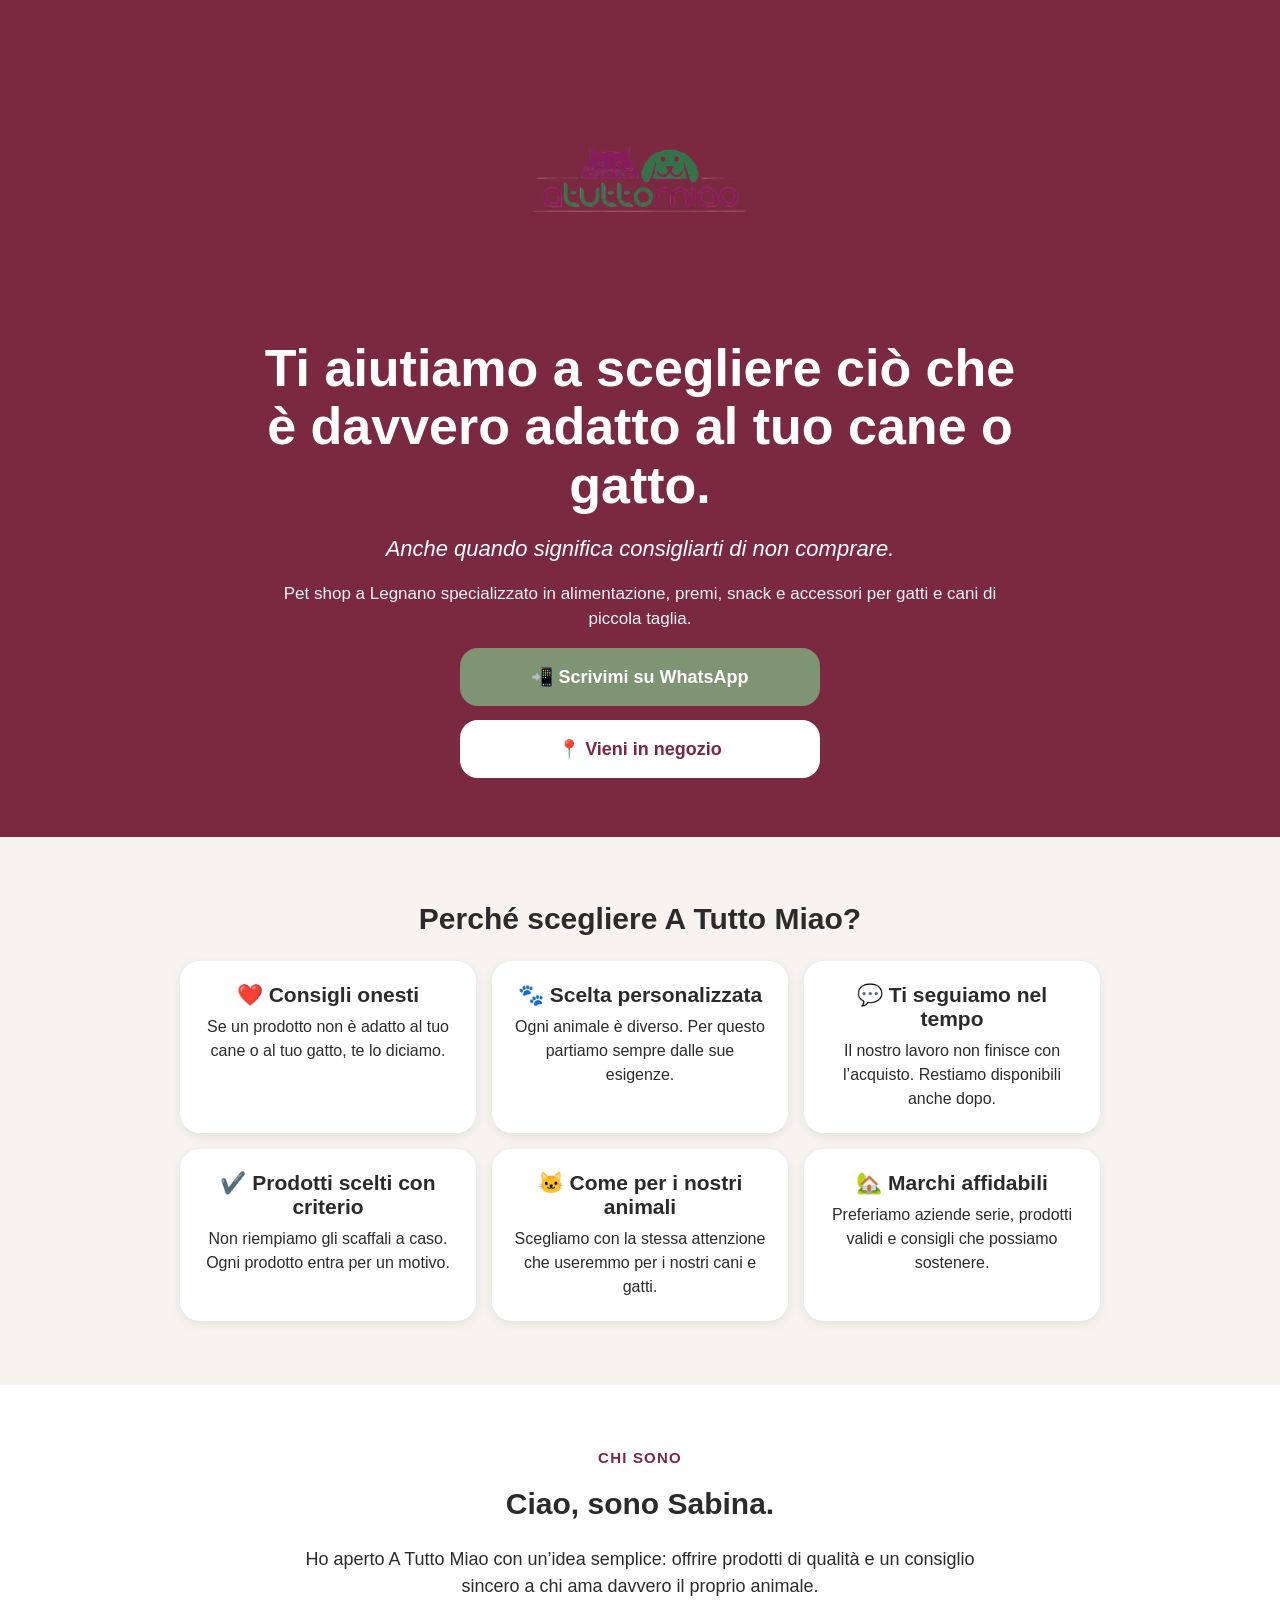
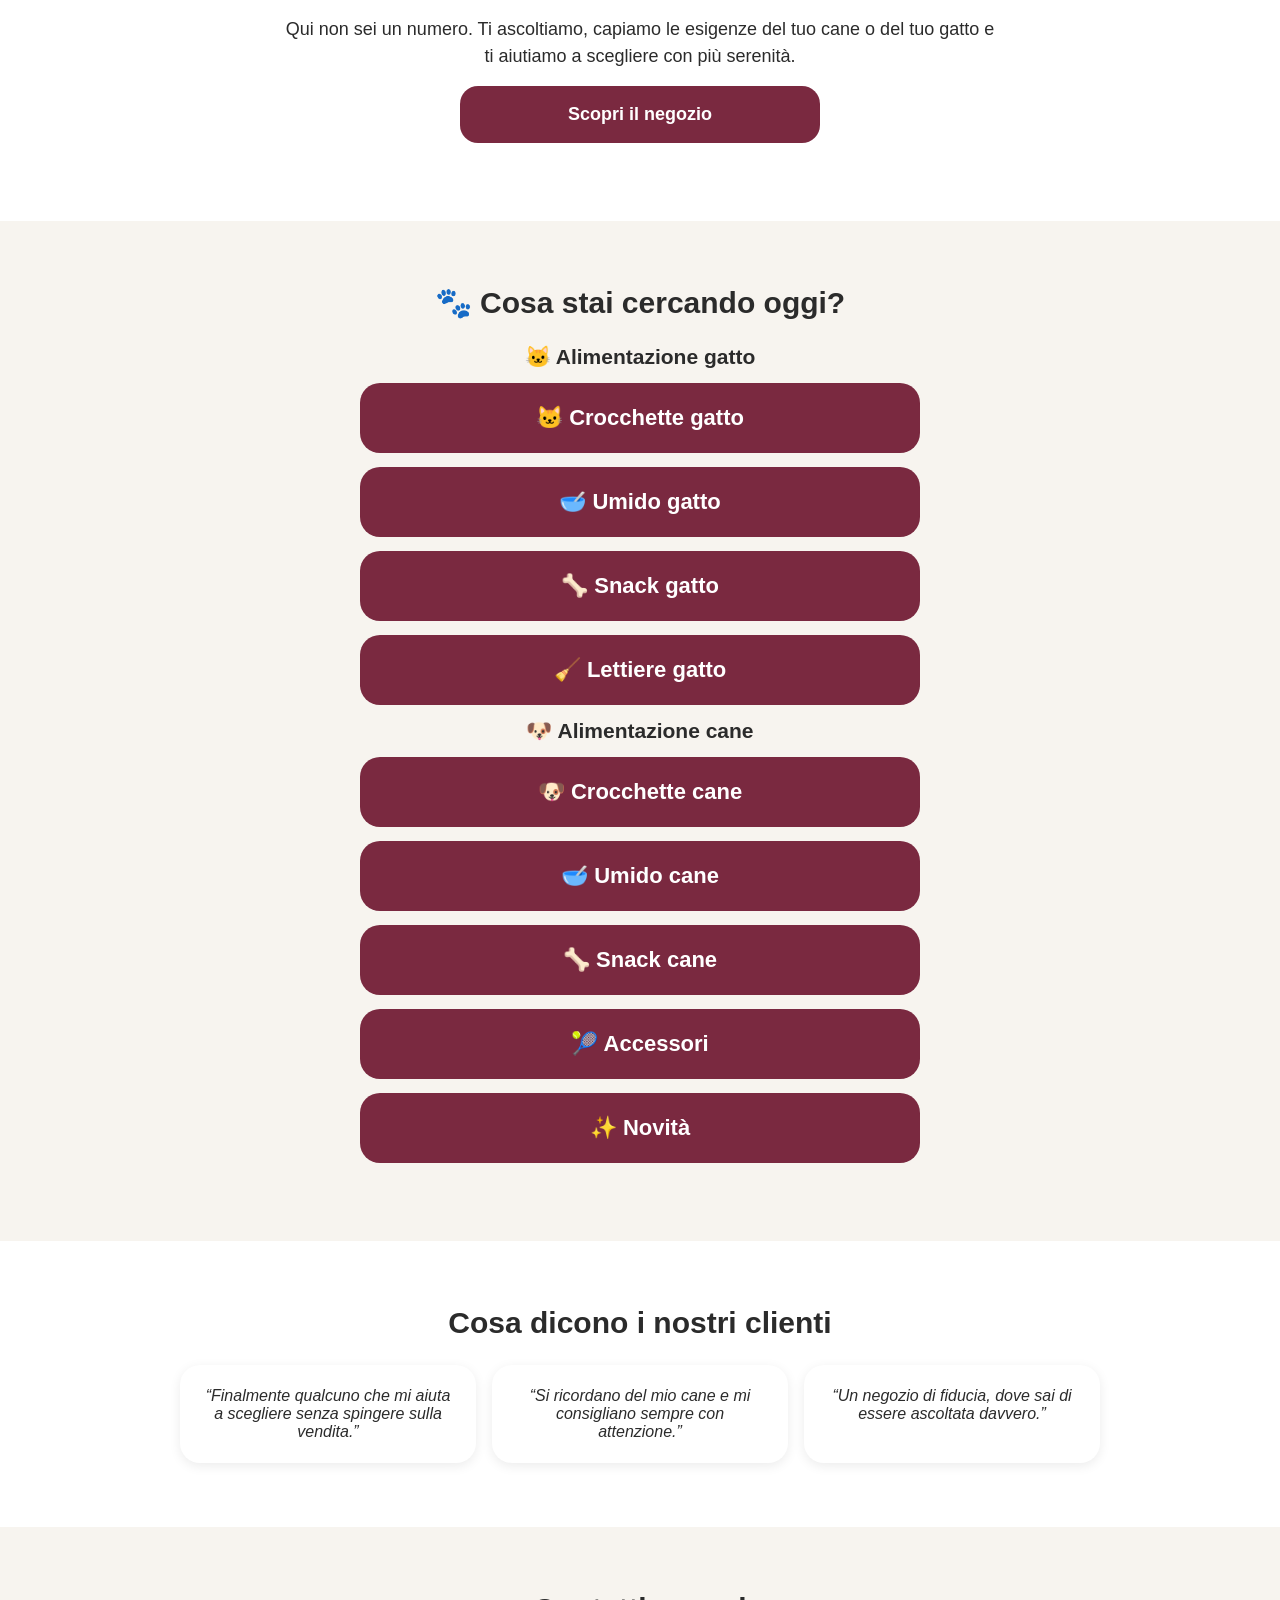
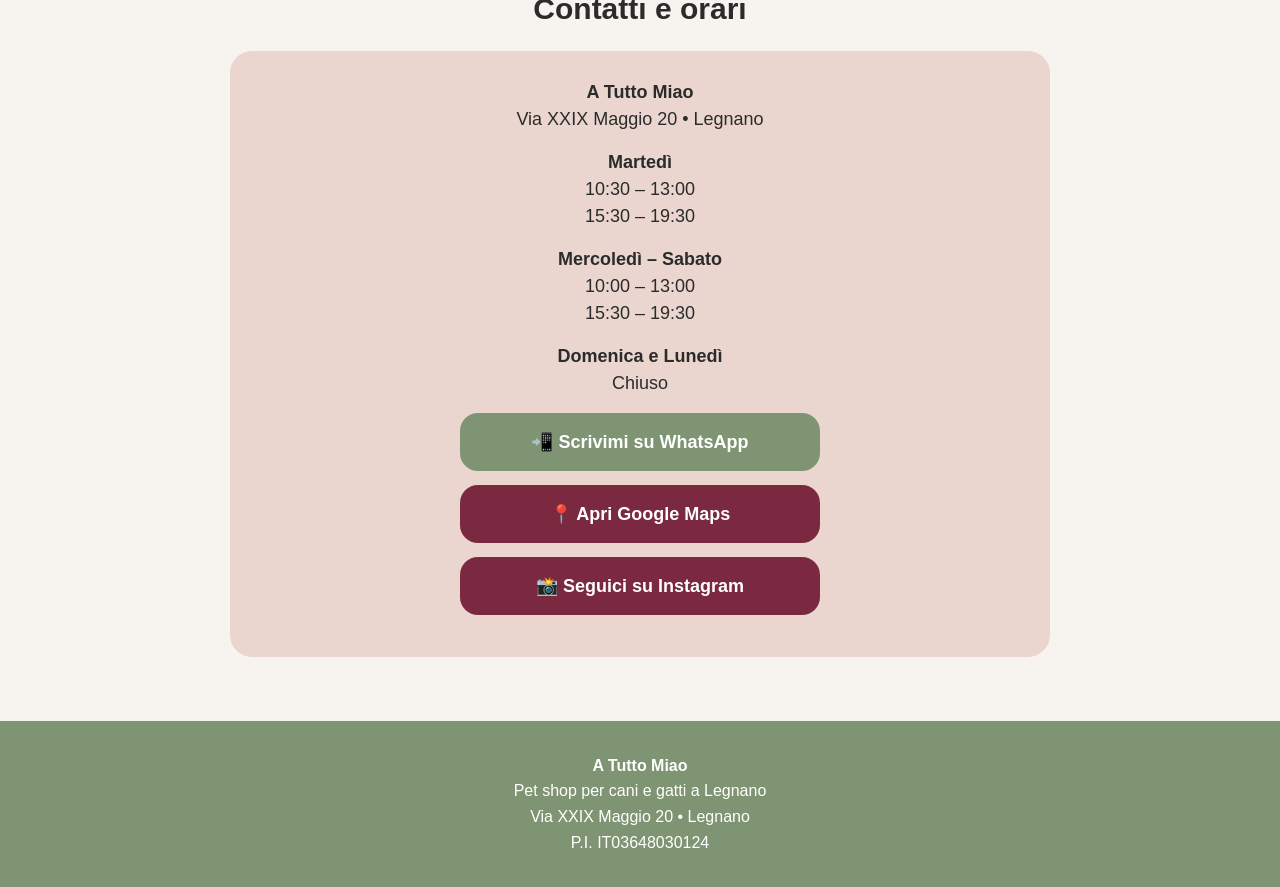
<file: index.html>
<!DOCTYPE html>
<html lang="it">
<head>
<meta charset="UTF-8">
<meta name="viewport" content="width=device-width, initial-scale=1.0">
<title>A Tutto Miao | Pet shop a Legnano per cani e gatti</title>

<style>
:root{
  --bordeaux:#7A2940;
  --verde:#7E9472;
  --panna:#F7F4EF;
  --bianco:#FFFFFF;
  --testo:#2b2b2b;
  --rosa:#EAD6CF;
}

*{
  box-sizing:border-box;
}

body{
  font-family:Arial,sans-serif;
  margin:0;
  background:var(--panna);
  color:var(--testo);
  text-align:center;
}

header{
  background:var(--bordeaux);
  color:white;
  padding:55px 22px 45px;
}

.logo{
  max-width:220px;
  margin-bottom:28px;
}

h1{
  font-size:38px;
  line-height:1.12;
  margin:0 auto 18px;
  max-width:780px;
}

h2{
  font-size:30px;
  line-height:1.2;
  margin:0 0 24px;
}

h3{
  margin:0 0 8px;
  font-size:21px;
}

p{
  font-size:18px;
  line-height:1.5;
  margin:0 auto 16px;
  max-width:720px;
}

.hero-subtitle{
  font-size:22px;
  font-style:italic;
  margin-top:10px;
}

.hero-text{
  font-size:17px;
  opacity:.95;
}

.section{
  padding:42px 20px;
}

.section-white{
  background:var(--bianco);
}

.button{
  display:block;
  background:var(--bordeaux);
  color:white;
  text-decoration:none;
  padding:18px 22px;
  margin:14px auto;
  max-width:360px;
  border-radius:18px;
  font-size:18px;
  font-weight:bold;
}

.button-green{
  background:var(--verde);
}

.button-light{
  background:white;
  color:var(--bordeaux);
}

.grid{
  display:grid;
  grid-template-columns:1fr;
  gap:16px;
  max-width:920px;
  margin:0 auto;
}

.card{
  background:white;
  padding:22px;
  border-radius:20px;
  box-shadow:0 3px 12px rgba(0,0,0,.08);
}

.card p{
  font-size:16px;
  margin-bottom:0;
}

.small-title{
  font-size:15px;
  text-transform:uppercase;
  letter-spacing:.08em;
  color:var(--bordeaux);
  font-weight:bold;
  margin-bottom:20px;
}

.category-button{
  display:block;
  background:var(--bordeaux);
  color:white;
  text-decoration:none;
  padding:22px;
  margin:14px auto;
  max-width:560px;
  border-radius:20px;
  font-size:22px;
  font-weight:bold;
}.category-button:visited{
  color:white;
}
.category-button,
.category-button:link,
.category-button:visited,
.category-button:hover,
.category-button:active{
  color:white !important;
}
.review{
  font-style:italic;
}

.contact-box{
  background:var(--rosa);
  padding:28px 20px;
  border-radius:22px;
  max-width:820px;
  margin:0 auto;
}

footer{
  background:var(--verde);
  color:white;
  padding:32px 20px;
  line-height:1.6;
  font-size:16px;
}

footer a{
  color:white;
}

@media (min-width:768px){
  .grid{
    grid-template-columns:repeat(3,1fr);
  }

  h1{
    font-size:52px;
  }

  .section{
    padding:64px 28px;
  }
}
</style>
</head>

<body>

<header>
  <img src="IMG_2434.png" alt="Logo A Tutto Miao Pet Shop" class="logo">

  <h1>Ti aiutiamo a scegliere ciò che è davvero adatto al tuo cane o gatto.</h1>

  <p class="hero-subtitle">
    Anche quando significa consigliarti di non comprare.
  </p>

  <p class="hero-text">
    Pet shop a Legnano specializzato in alimentazione, premi, snack e accessori per gatti e cani di piccola taglia.
  </p>

  <a class="button button-green"
  href="https://wa.me/393921187250?text=Ciao%20Sabina,%20vorrei%20ricevere%20informazioni%20su%20A%20Tutto%20Miao">
  📲 Scrivimi su WhatsApp
  </a>

  <a class="button button-light"
  href="#contatti">
  📍 Vieni in negozio
  </a>
</header>

<section class="section">
  <h2>Perché scegliere A Tutto Miao?</h2>

  <div class="grid">
    <div class="card">
      <h3>❤️ Consigli onesti</h3>
      <p>Se un prodotto non è adatto al tuo cane o al tuo gatto, te lo diciamo.</p>
    </div>

    <div class="card">
      <h3>🐾 Scelta personalizzata</h3>
      <p>Ogni animale è diverso. Per questo partiamo sempre dalle sue esigenze.</p>
    </div>

    <div class="card">
      <h3>💬 Ti seguiamo nel tempo</h3>
      <p>Il nostro lavoro non finisce con l’acquisto. Restiamo disponibili anche dopo.</p>
    </div>

    <div class="card">
      <h3>✔️ Prodotti scelti con criterio</h3>
      <p>Non riempiamo gli scaffali a caso. Ogni prodotto entra per un motivo.</p>
    </div>

    <div class="card">
      <h3>🐱 Come per i nostri animali</h3>
      <p>Scegliamo con la stessa attenzione che useremmo per i nostri cani e gatti.</p>
    </div>

    <div class="card">
      <h3>🏡 Marchi affidabili</h3>
      <p>Preferiamo aziende serie, prodotti validi e consigli che possiamo sostenere.</p>
    </div>
  </div>
</section>

<section class="section section-white">
  <div class="small-title">Chi sono</div>
  <h2>Ciao, sono Sabina.</h2>

  <p>
    Ho aperto A Tutto Miao con un’idea semplice: offrire prodotti di qualità e un consiglio sincero a chi ama davvero il proprio animale.
  </p>

  <p>
    Qui non sei un numero. Ti ascoltiamo, capiamo le esigenze del tuo cane o del tuo gatto e ti aiutiamo a scegliere con più serenità.
  </p>

  <a class="button"
  href="https://wa.me/393921187250?text=Ciao%20Sabina,%20vorrei%20conoscere%20meglio%20A%20Tutto%20Miao">
  Scopri il negozio
  </a>
</section>

<section class="section" id="assortimento">
  <h2>🐾 Cosa stai cercando oggi?</h2>
<h3>🐱 Alimentazione gatto</h3>
  <a class="category-button"
href="crocchette-gatto.html">
🐱 Crocchette gatto
</a>

<a class="category-button"
href="umido-gatto.html">
🥣 Umido gatto
</a>
<a class="category-button"
href="snack-gatto.html">
🦴 Snack gatto
</a>
 <a class="category-button" href="lettiere-gatto.html">
🧹 Lettiere gatto
</a> 
  

<h3>🐶 Alimentazione cane</h3>  
 <a class="category-button"
href="crocchette-cane.html">
🐶 Crocchette cane
</a>

<a class="category-button"
href="umido-cane.html">
🥣 Umido cane
</a>

<a class="category-button"
href="snack-cane.html">
🦴 Snack cane
</a> 
  
  

  
  
  
  

  <a class="category-button"
  href="https://wa.me/393921187250?text=Ciao%20Sabina,%20vorrei%20informazioni%20sugli%20accessori">
  🎾 Accessori
  </a>

  <a class="category-button"
  href="https://wa.me/393921187250?text=Ciao%20Sabina,%20vorrei%20sapere%20quali%20novità%20sono%20arrivate%20in%20negozio">
  ✨ Novità
  </a>
</section>

<section class="section section-white">
  <h2>Cosa dicono i nostri clienti</h2>

  <div class="grid">
    <div class="card review">
      “Finalmente qualcuno che mi aiuta a scegliere senza spingere sulla vendita.”
    </div>

    <div class="card review">
      “Si ricordano del mio cane e mi consigliano sempre con attenzione.”
    </div>

    <div class="card review">
      “Un negozio di fiducia, dove sai di essere ascoltata davvero.”
    </div>
  </div>
</section>

<section class="section" id="contatti">
  <h2>Contatti e orari</h2>

  <div class="contact-box">
    <p><strong>A Tutto Miao</strong><br>
    Via XXIX Maggio 20 • Legnano</p>

    <p>
    <strong>Martedì</strong><br>
    10:30 – 13:00<br>
    15:30 – 19:30
    </p>

    <p>
    <strong>Mercoledì – Sabato</strong><br>
    10:00 – 13:00<br>
    15:30 – 19:30
    </p>

    <p>
    <strong>Domenica e Lunedì</strong><br>
    Chiuso
    </p>

    <a class="button button-green"
    href="https://wa.me/393921187250?text=Ciao%20Sabina,%20vorrei%20ricevere%20informazioni%20su%20A%20Tutto%20Miao">
    📲 Scrivimi su WhatsApp
    </a>

    <a class="button"
    href="https://maps.google.com/?q=Via+XXIX+Maggio+20+Legnano">
    📍 Apri Google Maps
    </a>

    <a class="button"
    href="https://www.instagram.com/atuttomiaolegnanopetshop">
    📸 Seguici su Instagram
    </a>
  </div>
</section>

<footer>
  <strong>A Tutto Miao</strong><br>
  Pet shop per cani e gatti a Legnano<br>
  Via XXIX Maggio 20 • Legnano<br>
  P.I. IT03648030124
</footer>

</body>
</html>
</file>
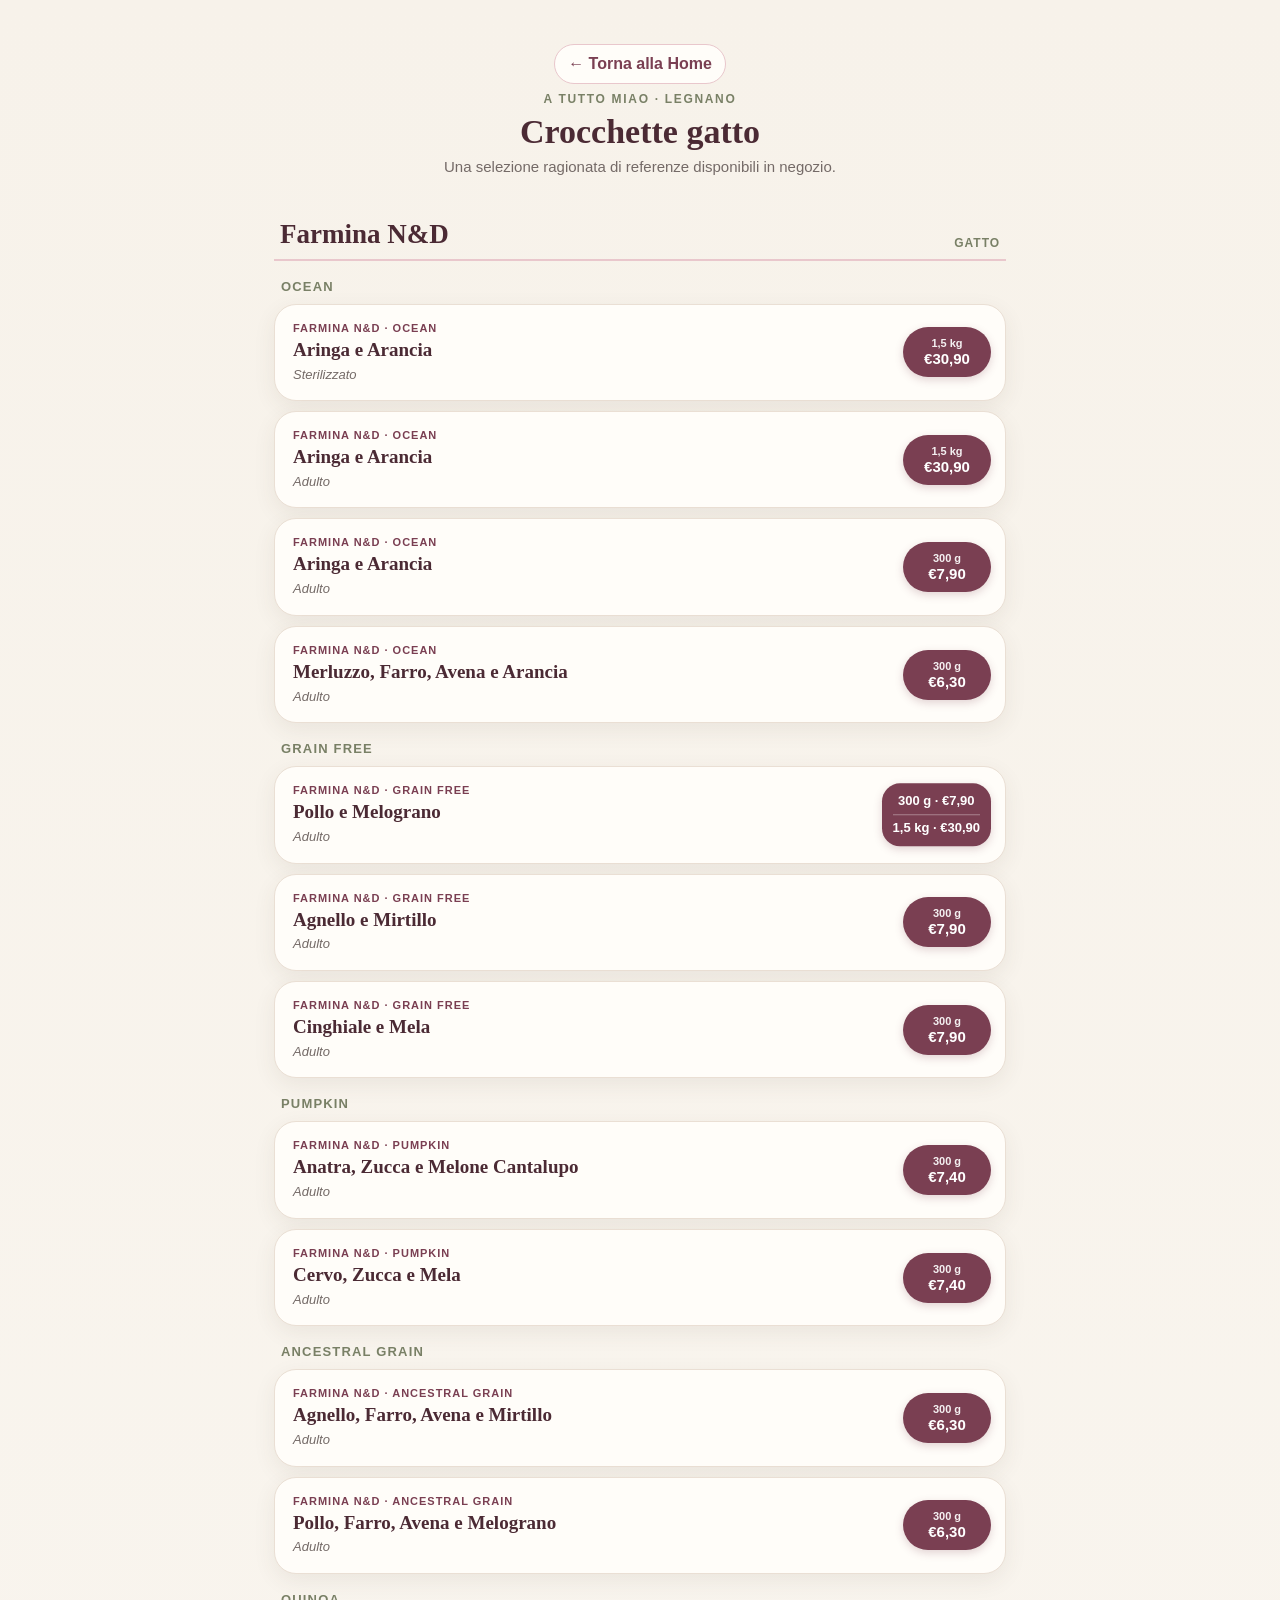
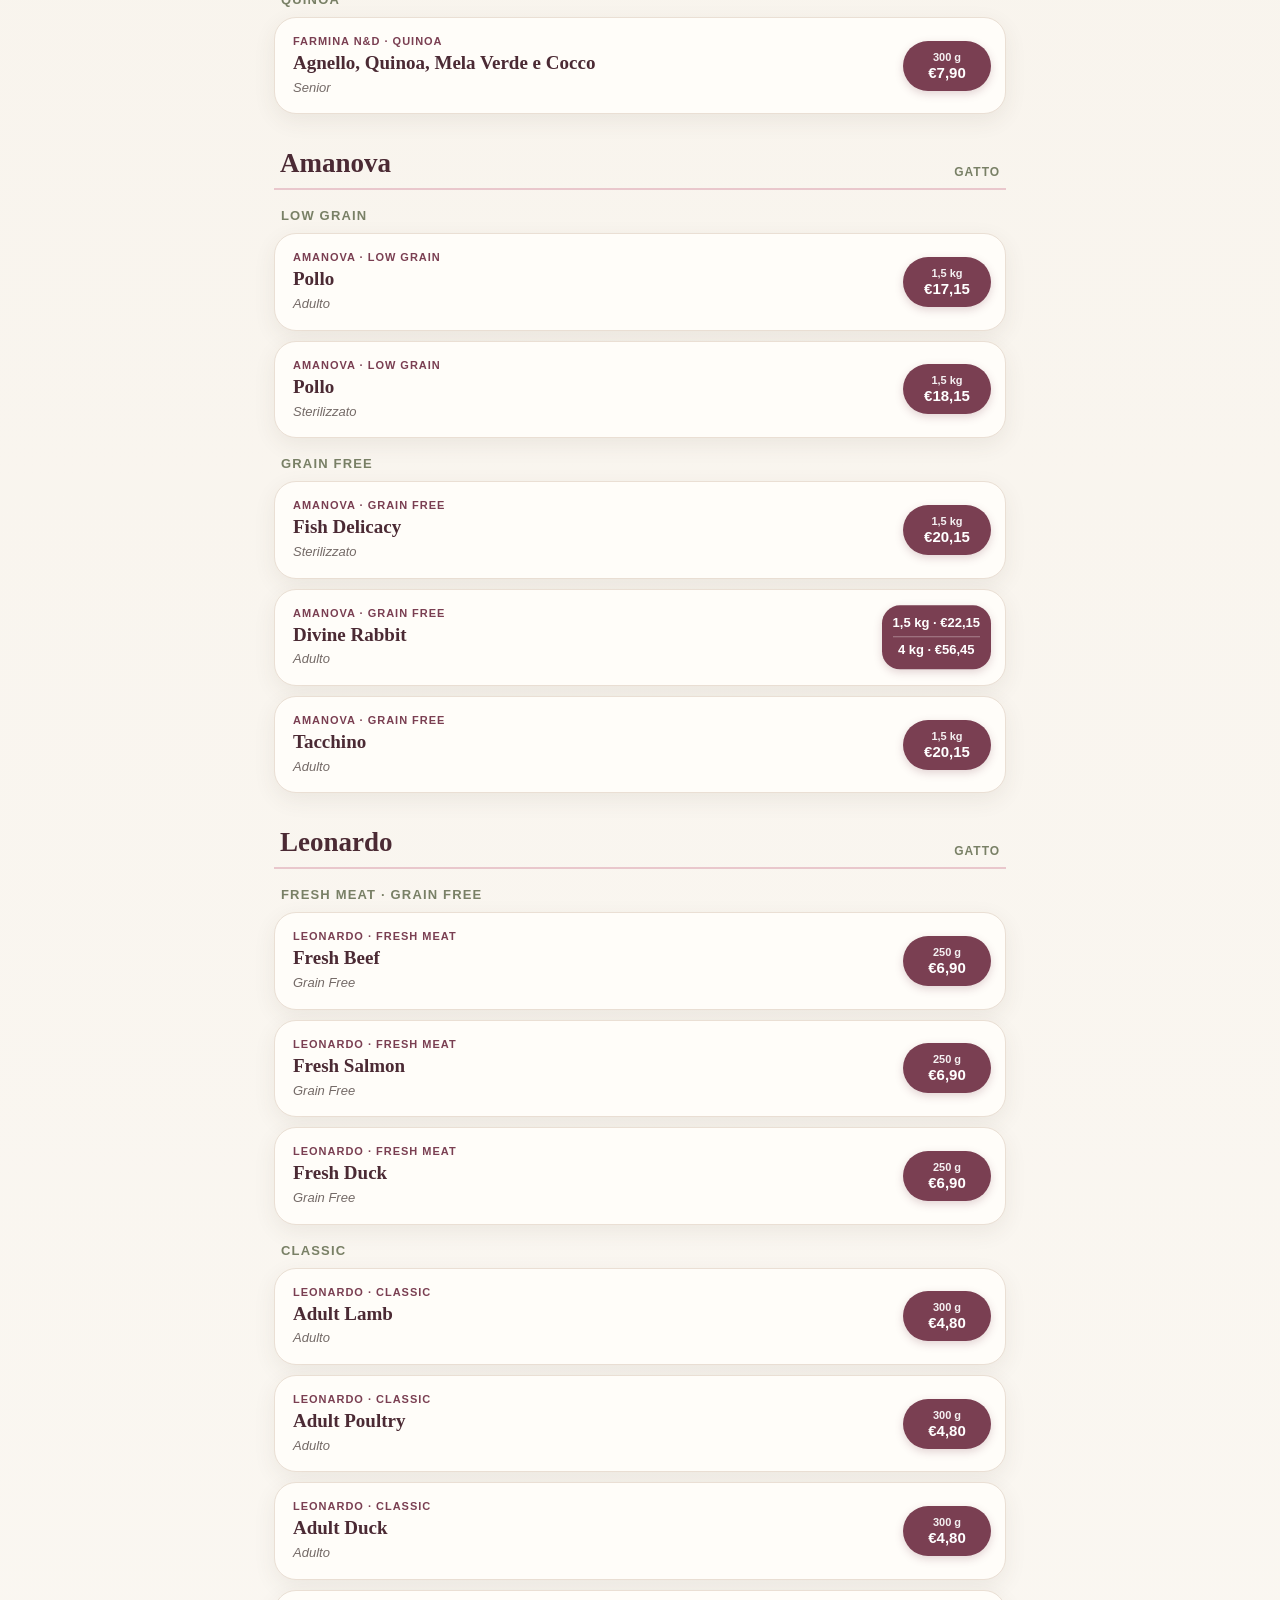
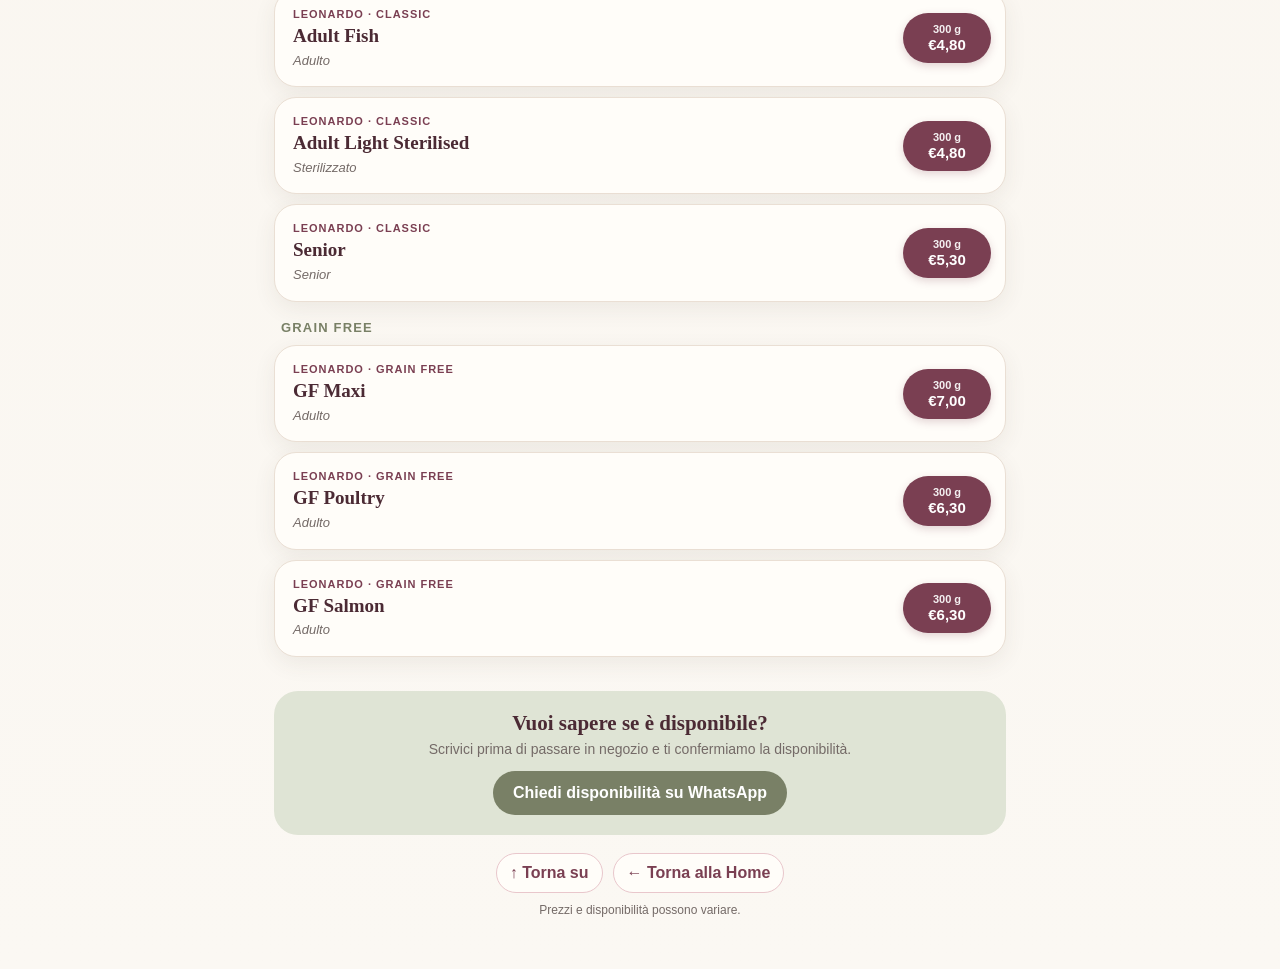
<file: crocchette-gatto.html>
<!doctype html>
<html lang="it">
<head>
<meta charset="utf-8">
<meta name="viewport" content="width=device-width, initial-scale=1">
<title>Crocchette gatto | A Tutto Miao</title>
<style>
:root{
  --cream:#f7f2ea;
  --cream-2:#efe6d9;
  --card:#fffdf9;
  --burgundy:#7a3f52;
  --burgundy-dark:#4b2a34;
  --sage:#798066;
  --sage-soft:#dfe4d5;
  --pink:#e9c7cc;
  --text:#3f3435;
  --muted:#746a67;
  --shadow:0 7px 22px rgba(82,58,49,.08);
}
*{box-sizing:border-box}
body{
  margin:0;
  font-family:-apple-system,BlinkMacSystemFont,"Segoe UI",Arial,sans-serif;
  background:linear-gradient(180deg,var(--cream) 0%,#fbf8f3 100%);
  color:var(--text);
}
.wrap{max-width:760px;margin:0 auto;padding:26px 14px 52px}
.hero{padding:8px 8px 22px;text-align:center}
.eyebrow{font-size:12px;letter-spacing:.14em;text-transform:uppercase;color:var(--sage);font-weight:800}
h1{font-family:Georgia,"Times New Roman",serif;font-size:34px;line-height:1.05;margin:8px 0 8px;color:var(--burgundy-dark)}
.hero p{margin:0;color:var(--muted);font-size:15px}
.brand{margin:22px 0 34px}
.brand-head{display:flex;align-items:end;justify-content:space-between;padding:0 6px 9px;border-bottom:2px solid var(--pink);margin-bottom:12px}
.brand h2{font-family:Georgia,"Times New Roman",serif;font-size:27px;margin:0;color:var(--burgundy-dark)}
.brand-sub{font-size:12px;color:var(--sage);font-weight:700;text-transform:uppercase;letter-spacing:.08em}
.group-label{margin:18px 7px 8px;font-size:13px;color:var(--sage);font-weight:850;text-transform:uppercase;letter-spacing:.09em}
.product{
  position:relative;
  background:var(--card);
  border:1px solid #eadfd4;
  border-radius:22px;
  padding:17px 118px 17px 18px;
  margin:10px 0;
  min-height:92px;
  box-shadow:var(--shadow);
}
.product .brandmini{font-size:11px;letter-spacing:.09em;text-transform:uppercase;color:var(--burgundy);font-weight:850;margin-bottom:5px}
.product .name{font-family:Georgia,"Times New Roman",serif;font-size:19px;font-weight:800;color:var(--burgundy-dark);line-height:1.15}
.product .meta{font-size:13px;color:var(--muted);font-style:italic;line-height:1.35;margin-top:5px}
.price{
  position:absolute;right:14px;top:50%;transform:translateY(-50%);
  min-width:88px;text-align:center;
  background:var(--burgundy);color:white;
  border-radius:999px;padding:10px 12px;
  font-size:15px;font-weight:850;
  box-shadow:0 3px 8px rgba(122,63,82,.22);
}
.price .size{display:block;font-size:11px;font-weight:650;opacity:.92;margin-bottom:1px}
.price.multi{border-radius:18px;padding:8px 11px;min-width:105px}
.price.multi .variant{display:block;white-space:nowrap;font-size:13px;line-height:1.55}
.price.multi .variant + .variant{border-top:1px solid rgba(255,255,255,.35);margin-top:3px;padding-top:3px}
.cta-wrap{background:var(--sage-soft);border-radius:24px;padding:20px 18px;text-align:center;margin-top:34px}
.cta-wrap strong{display:block;font-family:Georgia,"Times New Roman",serif;font-size:21px;color:var(--burgundy-dark);margin-bottom:5px}
.cta-wrap p{margin:0 0 14px;color:var(--muted);font-size:14px}
.cta{display:inline-block;background:var(--sage);color:#fff;text-decoration:none;font-weight:800;padding:13px 20px;border-radius:999px}
.navlinks{display:flex;justify-content:center;gap:10px;flex-wrap:wrap;margin-top:18px}.navbtn{display:inline-block;color:var(--burgundy);font-weight:800;text-decoration:none;padding:10px 13px;border:1px solid var(--pink);border-radius:999px;background:var(--card)}.note{text-align:center;font-size:12px;color:var(--muted);margin-top:10px}
@media(max-width:520px){
  .wrap{padding-left:10px;padding-right:10px}
  h1{font-size:31px}
  .product{padding:15px 102px 15px 16px;min-height:88px}
  .product .name{font-size:18px}
  .price{right:10px;min-width:84px;padding:9px 9px}
}
</style>
</head>
<body>
<main class="wrap" id="top">
  <div class="navlinks"><a class="navbtn" href="index.html#assortimento">← Torna alla Home</a></div>
  <header class="hero">
    <div class="eyebrow">A Tutto Miao · Legnano</div>
    <h1>Crocchette gatto</h1>
    <p>Una selezione ragionata di referenze disponibili in negozio.</p>
  </header>

  <section class="brand">
    <div class="brand-head"><h2>Farmina N&amp;D</h2><div class="brand-sub">Gatto</div></div>
    <div class="group-label">Ocean</div>
    <div class="product"><div class="brandmini">Farmina N&amp;D · Ocean</div><div class="name">Aringa e Arancia</div><div class="meta">Sterilizzato</div><div class="price"><span class="size">1,5 kg</span>€30,90</div></div>
    <div class="product"><div class="brandmini">Farmina N&amp;D · Ocean</div><div class="name">Aringa e Arancia</div><div class="meta">Adulto</div><div class="price"><span class="size">1,5 kg</span>€30,90</div></div>
    <div class="product"><div class="brandmini">Farmina N&amp;D · Ocean</div><div class="name">Aringa e Arancia</div><div class="meta">Adulto</div><div class="price"><span class="size">300 g</span>€7,90</div></div>
    <div class="product"><div class="brandmini">Farmina N&amp;D · Ocean</div><div class="name">Merluzzo, Farro, Avena e Arancia</div><div class="meta">Adulto</div><div class="price"><span class="size">300 g</span>€6,30</div></div>

    <div class="group-label">Grain Free</div>
    <div class="product"><div class="brandmini">Farmina N&amp;D · Grain Free</div><div class="name">Pollo e Melograno</div><div class="meta">Adulto</div><div class="price multi"><span class="variant">300 g · €7,90</span><span class="variant">1,5 kg · €30,90</span></div></div>
    <div class="product"><div class="brandmini">Farmina N&amp;D · Grain Free</div><div class="name">Agnello e Mirtillo</div><div class="meta">Adulto</div><div class="price"><span class="size">300 g</span>€7,90</div></div>
    <div class="product"><div class="brandmini">Farmina N&amp;D · Grain Free</div><div class="name">Cinghiale e Mela</div><div class="meta">Adulto</div><div class="price"><span class="size">300 g</span>€7,90</div></div>

    <div class="group-label">Pumpkin</div>
    <div class="product"><div class="brandmini">Farmina N&amp;D · Pumpkin</div><div class="name">Anatra, Zucca e Melone Cantalupo</div><div class="meta">Adulto</div><div class="price"><span class="size">300 g</span>€7,40</div></div>
    <div class="product"><div class="brandmini">Farmina N&amp;D · Pumpkin</div><div class="name">Cervo, Zucca e Mela</div><div class="meta">Adulto</div><div class="price"><span class="size">300 g</span>€7,40</div></div>

    <div class="group-label">Ancestral Grain</div>
    <div class="product"><div class="brandmini">Farmina N&amp;D · Ancestral Grain</div><div class="name">Agnello, Farro, Avena e Mirtillo</div><div class="meta">Adulto</div><div class="price"><span class="size">300 g</span>€6,30</div></div>
    <div class="product"><div class="brandmini">Farmina N&amp;D · Ancestral Grain</div><div class="name">Pollo, Farro, Avena e Melograno</div><div class="meta">Adulto</div><div class="price"><span class="size">300 g</span>€6,30</div></div>

    <div class="group-label">Quinoa</div>
    <div class="product"><div class="brandmini">Farmina N&amp;D · Quinoa</div><div class="name">Agnello, Quinoa, Mela Verde e Cocco</div><div class="meta">Senior</div><div class="price"><span class="size">300 g</span>€7,90</div></div>
  </section>

  <section class="brand">
    <div class="brand-head"><h2>Amanova</h2><div class="brand-sub">Gatto</div></div>
    <div class="group-label">Low Grain</div>
    <div class="product"><div class="brandmini">Amanova · Low Grain</div><div class="name">Pollo</div><div class="meta">Adulto</div><div class="price"><span class="size">1,5 kg</span>€17,15</div></div>
    <div class="product"><div class="brandmini">Amanova · Low Grain</div><div class="name">Pollo</div><div class="meta">Sterilizzato</div><div class="price"><span class="size">1,5 kg</span>€18,15</div></div>

    <div class="group-label">Grain Free</div>
    <div class="product"><div class="brandmini">Amanova · Grain Free</div><div class="name">Fish Delicacy</div><div class="meta">Sterilizzato</div><div class="price"><span class="size">1,5 kg</span>€20,15</div></div>
    <div class="product"><div class="brandmini">Amanova · Grain Free</div><div class="name">Divine Rabbit</div><div class="meta">Adulto</div><div class="price multi"><span class="variant">1,5 kg · €22,15</span><span class="variant">4 kg · €56,45</span></div></div>
    <div class="product"><div class="brandmini">Amanova · Grain Free</div><div class="name">Tacchino</div><div class="meta">Adulto</div><div class="price"><span class="size">1,5 kg</span>€20,15</div></div>
  </section>

  <section class="brand">
    <div class="brand-head"><h2>Leonardo</h2><div class="brand-sub">Gatto</div></div>
    <div class="group-label">Fresh Meat · Grain Free</div>
    <div class="product"><div class="brandmini">Leonardo · Fresh Meat</div><div class="name">Fresh Beef</div><div class="meta">Grain Free</div><div class="price"><span class="size">250 g</span>€6,90</div></div>
    <div class="product"><div class="brandmini">Leonardo · Fresh Meat</div><div class="name">Fresh Salmon</div><div class="meta">Grain Free</div><div class="price"><span class="size">250 g</span>€6,90</div></div>
    <div class="product"><div class="brandmini">Leonardo · Fresh Meat</div><div class="name">Fresh Duck</div><div class="meta">Grain Free</div><div class="price"><span class="size">250 g</span>€6,90</div></div>

    <div class="group-label">Classic</div>
    <div class="product"><div class="brandmini">Leonardo · Classic</div><div class="name">Adult Lamb</div><div class="meta">Adulto</div><div class="price"><span class="size">300 g</span>€4,80</div></div>
    <div class="product"><div class="brandmini">Leonardo · Classic</div><div class="name">Adult Poultry</div><div class="meta">Adulto</div><div class="price"><span class="size">300 g</span>€4,80</div></div>
    <div class="product"><div class="brandmini">Leonardo · Classic</div><div class="name">Adult Duck</div><div class="meta">Adulto</div><div class="price"><span class="size">300 g</span>€4,80</div></div>
    <div class="product"><div class="brandmini">Leonardo · Classic</div><div class="name">Adult Fish</div><div class="meta">Adulto</div><div class="price"><span class="size">300 g</span>€4,80</div></div>
    <div class="product"><div class="brandmini">Leonardo · Classic</div><div class="name">Adult Light Sterilised</div><div class="meta">Sterilizzato</div><div class="price"><span class="size">300 g</span>€4,80</div></div>
    <div class="product"><div class="brandmini">Leonardo · Classic</div><div class="name">Senior</div><div class="meta">Senior</div><div class="price"><span class="size">300 g</span>€5,30</div></div>

    <div class="group-label">Grain Free</div>
    <div class="product"><div class="brandmini">Leonardo · Grain Free</div><div class="name">GF Maxi</div><div class="meta">Adulto</div><div class="price"><span class="size">300 g</span>€7,00</div></div>
    <div class="product"><div class="brandmini">Leonardo · Grain Free</div><div class="name">GF Poultry</div><div class="meta">Adulto</div><div class="price"><span class="size">300 g</span>€6,30</div></div>
    <div class="product"><div class="brandmini">Leonardo · Grain Free</div><div class="name">GF Salmon</div><div class="meta">Adulto</div><div class="price"><span class="size">300 g</span>€6,30</div></div>
  </section>

  <div class="cta-wrap">
    <strong>Vuoi sapere se è disponibile?</strong>
    <p>Scrivici prima di passare in negozio e ti confermiamo la disponibilità.</p>
    <a class="cta" href="https://wa.me/393921187250">Chiedi disponibilità su WhatsApp</a>
  </div>
  <div class="navlinks"><a class="navbtn" href="#top">↑ Torna su</a><a class="navbtn" href="index.html#assortimento">← Torna alla Home</a></div>
  <div class="note">Prezzi e disponibilità possono variare.</div>
</main>
</body>
</html>
</file>
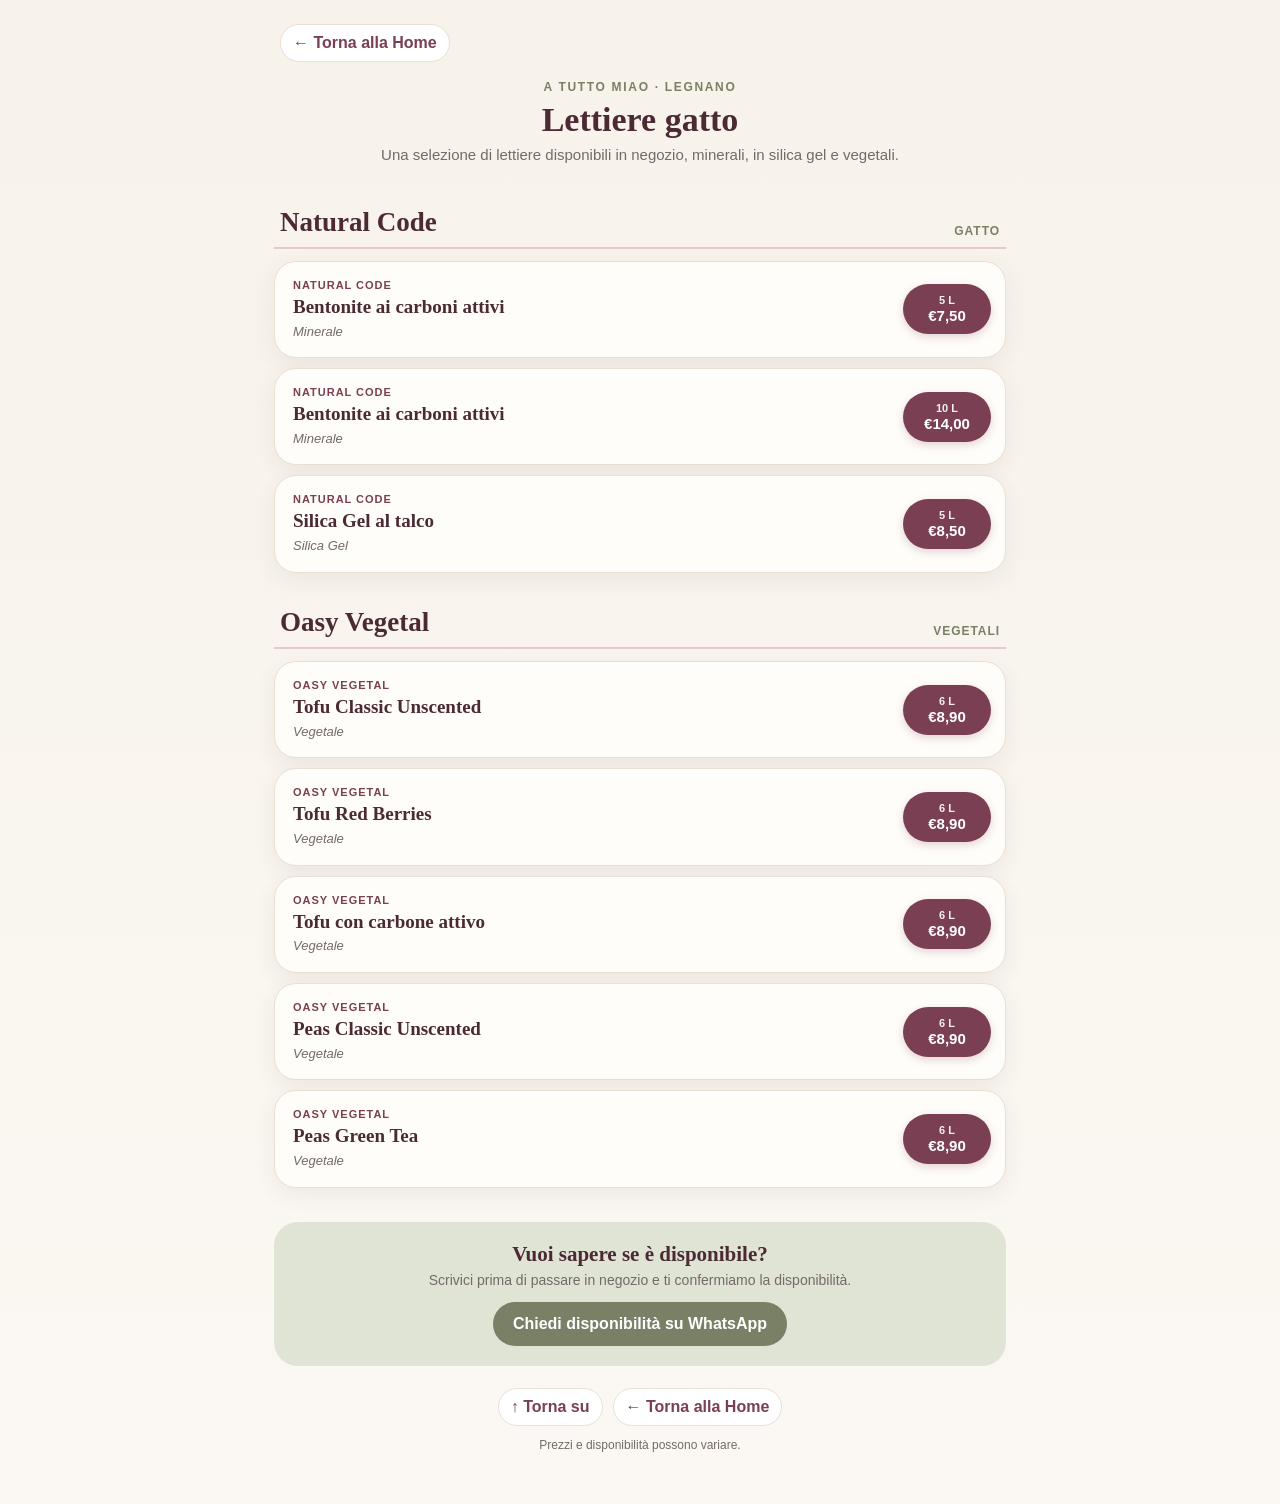
<file: lettiere-gatto.html>
<!doctype html>
<html lang="it">
<head>
<meta charset="utf-8">
<meta name="viewport" content="width=device-width, initial-scale=1">
<title>Lettiere gatto | A Tutto Miao</title>
<style>
:root{
  --cream:#f7f2ea; --card:#fffdf9; --burgundy:#7a3f52;
  --burgundy-dark:#4b2a34; --sage:#798066; --sage-soft:#dfe4d5;
  --pink:#e9c7cc; --text:#3f3435; --muted:#746a67;
  --shadow:0 7px 22px rgba(82,58,49,.08);
}
*{box-sizing:border-box}
html{scroll-behavior:smooth}
body{margin:0;font-family:-apple-system,BlinkMacSystemFont,"Segoe UI",Arial,sans-serif;
background:linear-gradient(180deg,var(--cream) 0%,#fbf8f3 100%);color:var(--text)}
.wrap{max-width:760px;margin:0 auto;padding:20px 14px 52px}
.nav-top{padding:4px 6px 10px}
.back,.toplink{display:inline-block;color:var(--burgundy);font-weight:800;text-decoration:none;
padding:9px 12px;border-radius:999px;background:#fff;border:1px solid #eadfd4}
.hero{padding:8px 8px 22px;text-align:center}
.eyebrow{font-size:12px;letter-spacing:.14em;text-transform:uppercase;color:var(--sage);font-weight:800}
h1{font-family:Georgia,"Times New Roman",serif;font-size:34px;line-height:1.05;margin:8px 0;color:var(--burgundy-dark)}
.hero p{margin:0;color:var(--muted);font-size:15px}
.brand{margin:22px 0 34px}
.brand-head{display:flex;align-items:end;justify-content:space-between;padding:0 6px 9px;
border-bottom:2px solid var(--pink);margin-bottom:12px}
.brand h2{font-family:Georgia,"Times New Roman",serif;font-size:27px;margin:0;color:var(--burgundy-dark)}
.brand-sub{font-size:12px;color:var(--sage);font-weight:700;text-transform:uppercase;letter-spacing:.08em}
.product{position:relative;background:var(--card);border:1px solid #eadfd4;border-radius:22px;
padding:17px 118px 17px 18px;margin:10px 0;min-height:92px;box-shadow:var(--shadow)}
.brandmini{font-size:11px;letter-spacing:.09em;text-transform:uppercase;color:var(--burgundy);font-weight:850;margin-bottom:5px}
.name{font-family:Georgia,"Times New Roman",serif;font-size:19px;font-weight:800;color:var(--burgundy-dark);line-height:1.15}
.meta{font-size:13px;color:var(--muted);font-style:italic;line-height:1.35;margin-top:5px}
.price{position:absolute;right:14px;top:50%;transform:translateY(-50%);min-width:88px;text-align:center;
background:var(--burgundy);color:#fff;border-radius:999px;padding:10px 12px;font-size:15px;font-weight:850;
box-shadow:0 3px 8px rgba(122,63,82,.22)}
.price .size{display:block;font-size:11px;font-weight:650;opacity:.92;margin-bottom:1px}
.cta-wrap{background:var(--sage-soft);border-radius:24px;padding:20px 18px;text-align:center;margin-top:34px}
.cta-wrap strong{display:block;font-family:Georgia,"Times New Roman",serif;font-size:21px;color:var(--burgundy-dark);margin-bottom:5px}
.cta-wrap p{margin:0 0 14px;color:var(--muted);font-size:14px}
.cta{display:inline-block;background:var(--sage);color:#fff;text-decoration:none;font-weight:800;padding:13px 20px;border-radius:999px}
.bottom-nav{display:flex;justify-content:center;gap:10px;flex-wrap:wrap;margin-top:22px}
.note{text-align:center;font-size:12px;color:var(--muted);margin-top:12px}
@media(max-width:520px){
 .wrap{padding-left:10px;padding-right:10px}
 h1{font-size:31px}
 .product{padding:15px 102px 15px 16px;min-height:104px}
 .name{font-size:18px}
 .price{right:10px;min-width:84px;padding:9px}
}
</style>
</head>
<body id="top">
<main class="wrap">
  <div class="nav-top"><a class="back" href="index.html#assortimento">← Torna alla Home</a></div>
  <header class="hero">
    <div class="eyebrow">A Tutto Miao · Legnano</div>
    <h1>Lettiere gatto</h1>
    <p>Una selezione di lettiere disponibili in negozio, minerali, in silica gel e vegetali.</p>
  </header>

  <section class="brand">
    <div class="brand-head"><h2>Natural Code</h2><div class="brand-sub">Gatto</div></div>
    
      <div class="product">
        <div class="brandmini">Natural Code</div>
        <div class="name">Bentonite ai carboni attivi</div>
        <div class="meta">Minerale</div>
        <div class="price"><span class="size">5 L</span>€7,50</div>
      </div>

      <div class="product">
        <div class="brandmini">Natural Code</div>
        <div class="name">Bentonite ai carboni attivi</div>
        <div class="meta">Minerale</div>
        <div class="price"><span class="size">10 L</span>€14,00</div>
      </div>

      <div class="product">
        <div class="brandmini">Natural Code</div>
        <div class="name">Silica Gel al talco</div>
        <div class="meta">Silica Gel</div>
        <div class="price"><span class="size">5 L</span>€8,50</div>
      </div>
  </section>

  <section class="brand">
    <div class="brand-head"><h2>Oasy Vegetal</h2><div class="brand-sub">Vegetali</div></div>
    
      <div class="product">
        <div class="brandmini">Oasy Vegetal</div>
        <div class="name">Tofu Classic Unscented</div>
        <div class="meta">Vegetale</div>
        <div class="price"><span class="size">6 L</span>€8,90</div>
      </div>

      <div class="product">
        <div class="brandmini">Oasy Vegetal</div>
        <div class="name">Tofu Red Berries</div>
        <div class="meta">Vegetale</div>
        <div class="price"><span class="size">6 L</span>€8,90</div>
      </div>

      <div class="product">
        <div class="brandmini">Oasy Vegetal</div>
        <div class="name">Tofu con carbone attivo</div>
        <div class="meta">Vegetale</div>
        <div class="price"><span class="size">6 L</span>€8,90</div>
      </div>

      <div class="product">
        <div class="brandmini">Oasy Vegetal</div>
        <div class="name">Peas Classic Unscented</div>
        <div class="meta">Vegetale</div>
        <div class="price"><span class="size">6 L</span>€8,90</div>
      </div>

      <div class="product">
        <div class="brandmini">Oasy Vegetal</div>
        <div class="name">Peas Green Tea</div>
        <div class="meta">Vegetale</div>
        <div class="price"><span class="size">6 L</span>€8,90</div>
      </div>
  </section>

  <div class="cta-wrap">
    <strong>Vuoi sapere se è disponibile?</strong>
    <p>Scrivici prima di passare in negozio e ti confermiamo la disponibilità.</p>
    <a class="cta" href="https://wa.me/393921187250">Chiedi disponibilità su WhatsApp</a>
  </div>

  <div class="bottom-nav">
    <a class="toplink" href="#top">↑ Torna su</a>
    <a class="back" href="index.html#assortimento">← Torna alla Home</a>
  </div>
  <div class="note">Prezzi e disponibilità possono variare.</div>
</main>
</body>
</html>
</file>
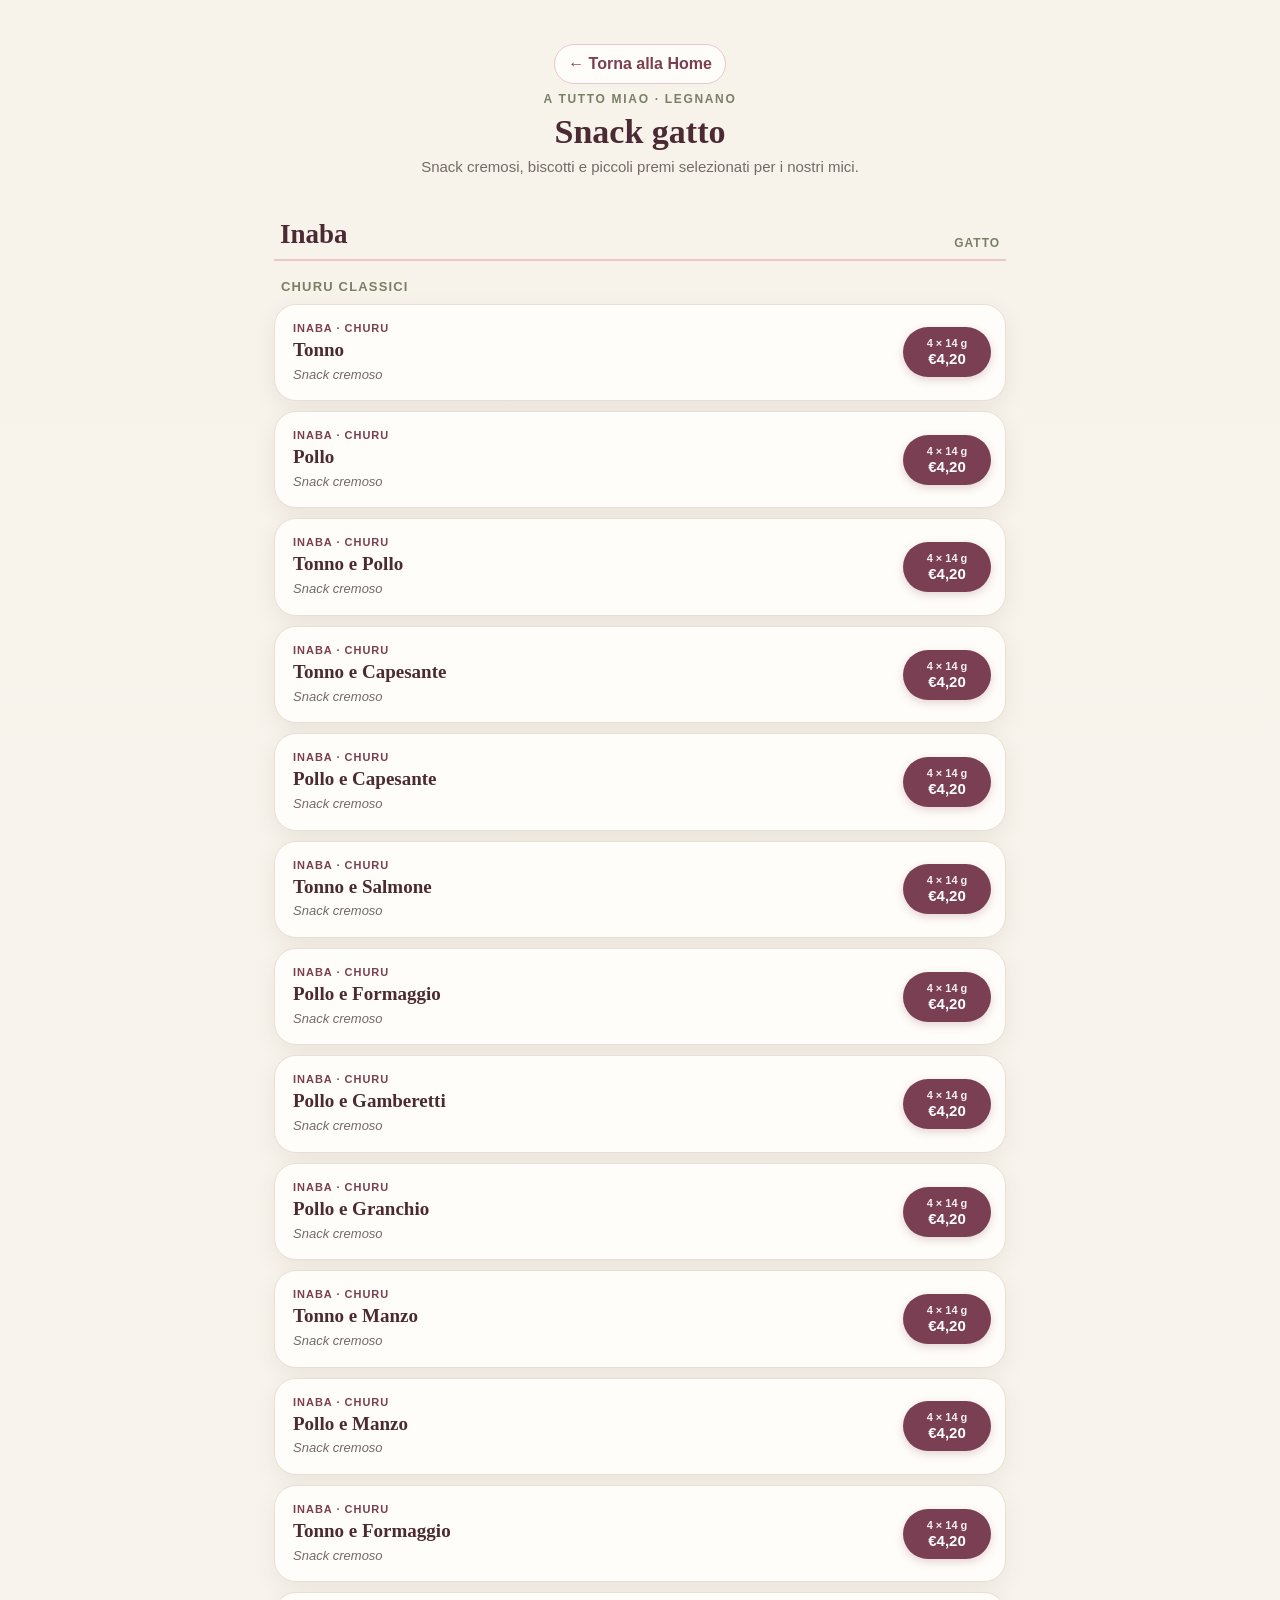
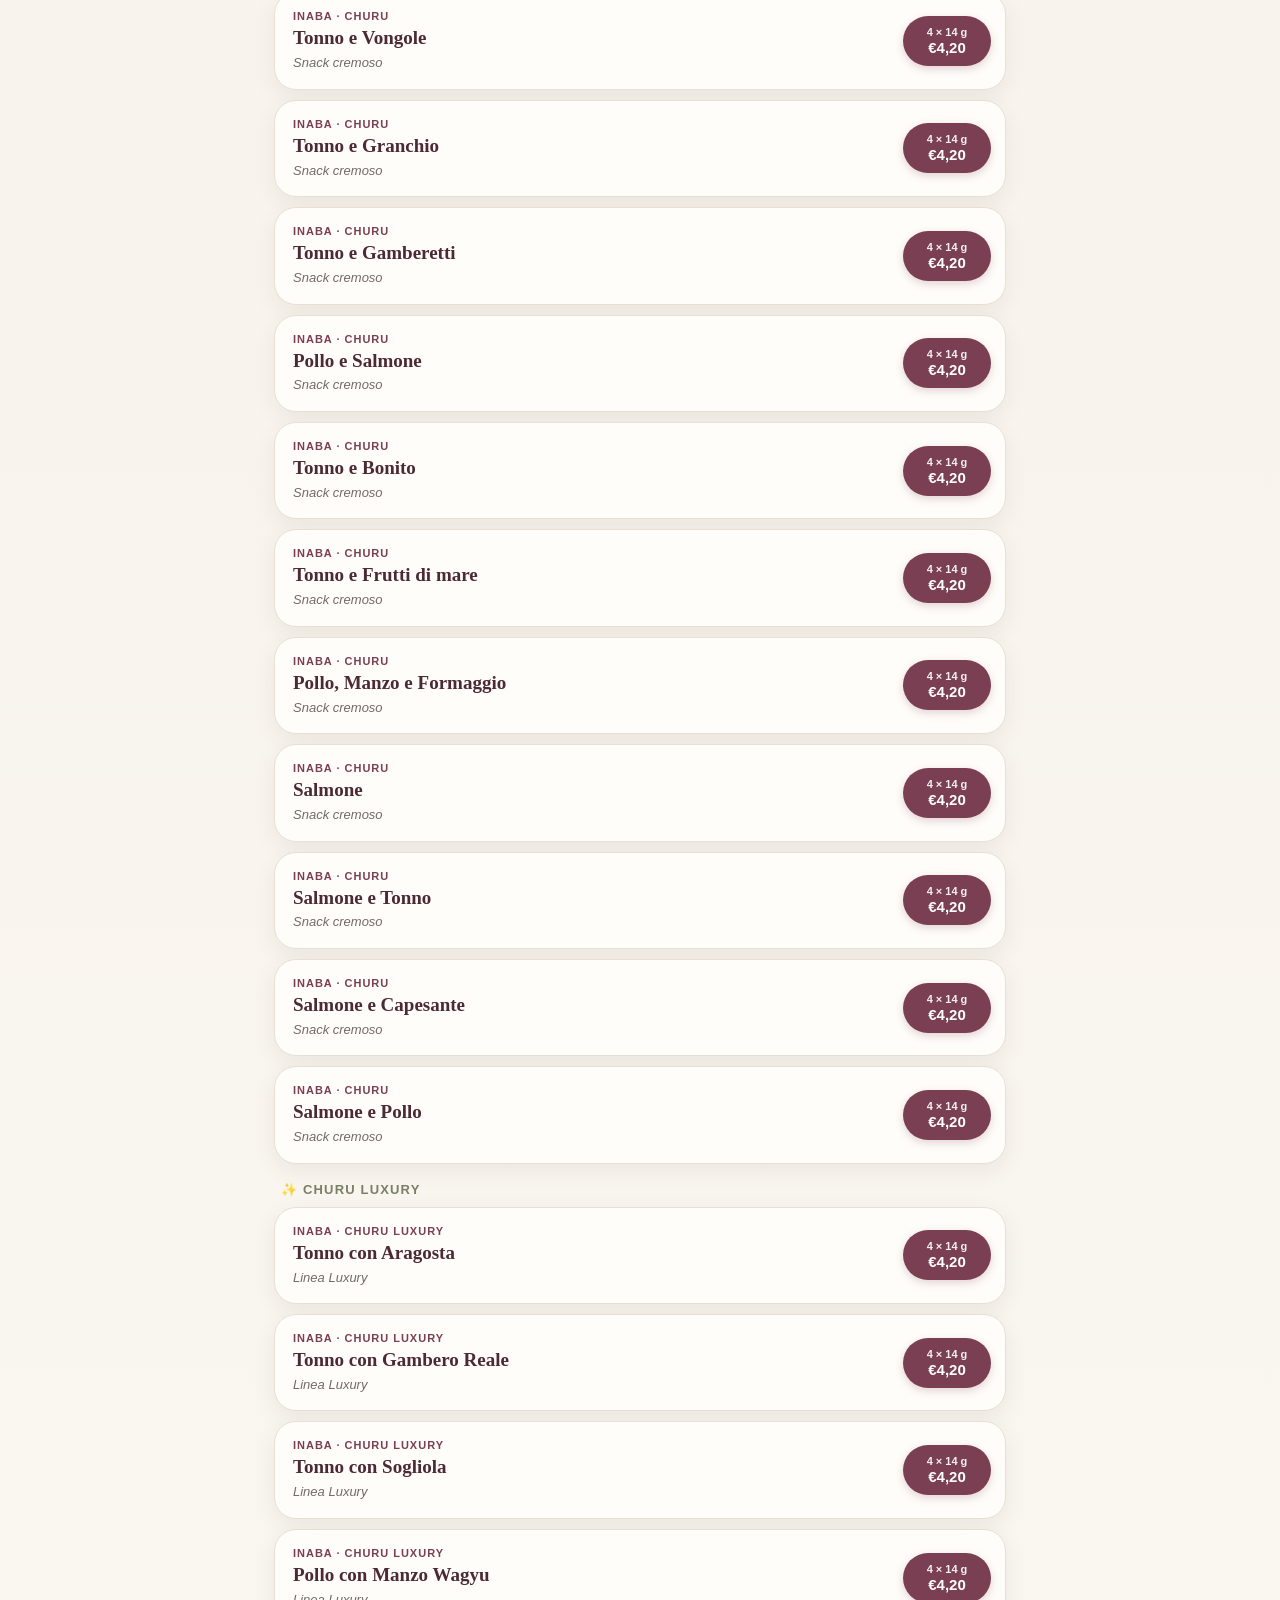
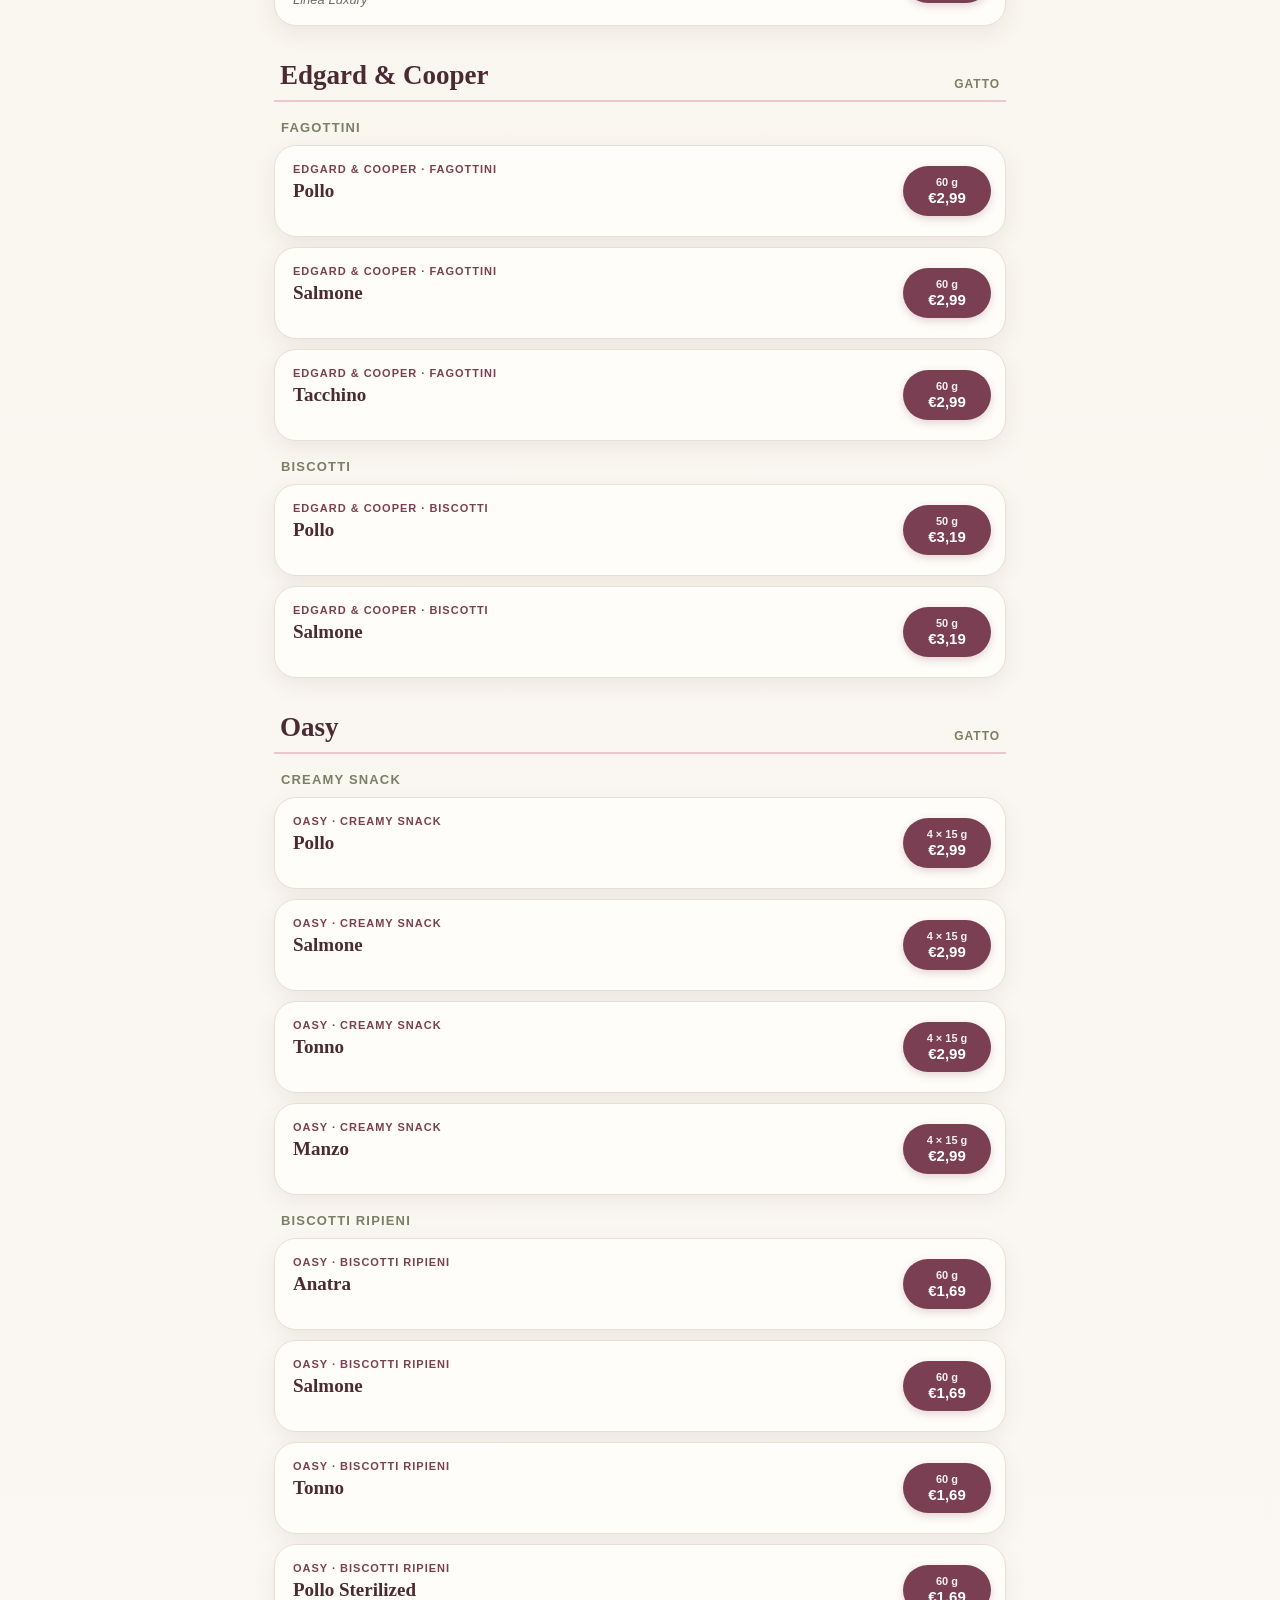
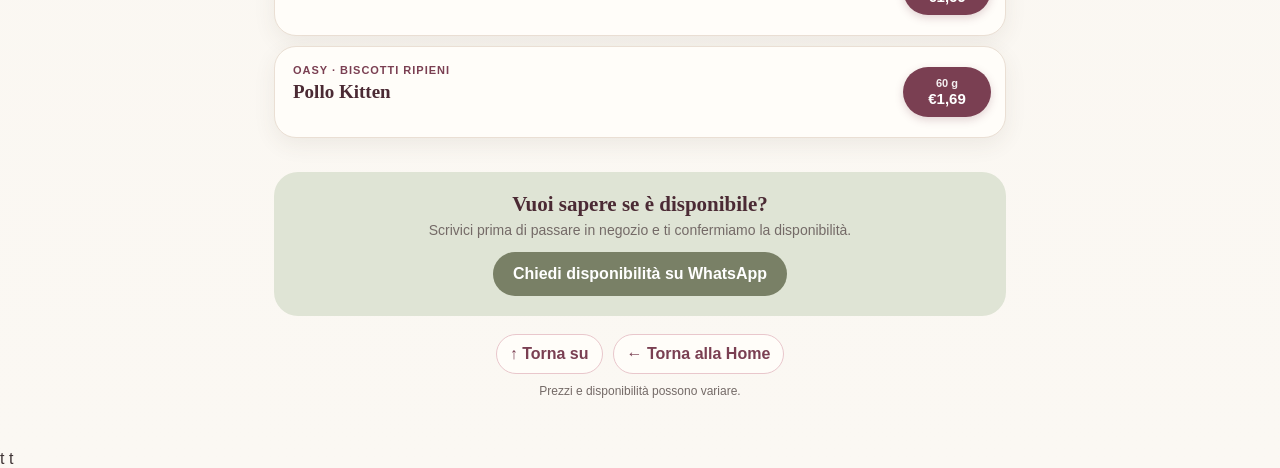
<file: snack-gatto.html>
<!doctype html>
<html lang="it">
<head>
<meta charset="utf-8">
<meta name="viewport" content="width=device-width, initial-scale=1">
<title>Snack gatto | A Tutto Miao</title>
<style>
:root{--cream:#f7f2ea;--card:#fffdf9;--burgundy:#7a3f52;--burgundy-dark:#4b2a34;--sage:#798066;--sage-soft:#dfe4d5;--pink:#e9c7cc;--text:#3f3435;--muted:#746a67;--shadow:0 7px 22px rgba(82,58,49,.08)}
*{box-sizing:border-box}
body{margin:0;font-family:-apple-system,BlinkMacSystemFont,"Segoe UI",Arial,sans-serif;background:linear-gradient(180deg,var(--cream),#fbf8f3);color:var(--text)}
.wrap{max-width:760px;margin:0 auto;padding:26px 14px 52px}
.hero{padding:8px 8px 22px;text-align:center}
.eyebrow{font-size:12px;letter-spacing:.14em;text-transform:uppercase;color:var(--sage);font-weight:800}
h1{font-family:Georgia,"Times New Roman",serif;font-size:34px;line-height:1.05;margin:8px 0;color:var(--burgundy-dark)}
.hero p{margin:0;color:var(--muted);font-size:15px}
.brand{margin:22px 0 34px}
.brand-head{display:flex;align-items:end;justify-content:space-between;padding:0 6px 9px;border-bottom:2px solid var(--pink);margin-bottom:12px}
.brand h2{font-family:Georgia,"Times New Roman",serif;font-size:27px;margin:0;color:var(--burgundy-dark)}
.brand-sub{font-size:12px;color:var(--sage);font-weight:700;text-transform:uppercase;letter-spacing:.08em}
.group-label{margin:18px 7px 8px;font-size:13px;color:var(--sage);font-weight:850;text-transform:uppercase;letter-spacing:.09em}
.product{position:relative;background:var(--card);border:1px solid #eadfd4;border-radius:22px;padding:17px 118px 17px 18px;margin:10px 0;min-height:92px;box-shadow:var(--shadow)}
.brandmini{font-size:11px;letter-spacing:.09em;text-transform:uppercase;color:var(--burgundy);font-weight:850;margin-bottom:5px}
.name{font-family:Georgia,"Times New Roman",serif;font-size:19px;font-weight:800;color:var(--burgundy-dark);line-height:1.15}
.meta{font-size:13px;color:var(--muted);font-style:italic;line-height:1.35;margin-top:5px}
.price{position:absolute;right:14px;top:50%;transform:translateY(-50%);min-width:88px;text-align:center;background:var(--burgundy);color:#fff;border-radius:999px;padding:10px 12px;font-size:15px;font-weight:850;box-shadow:0 3px 8px rgba(122,63,82,.22)}
.size{display:block;font-size:11px;font-weight:650;opacity:.92;margin-bottom:1px}
.cta-wrap{background:var(--sage-soft);border-radius:24px;padding:20px 18px;text-align:center;margin-top:34px}
.cta-wrap strong{display:block;font-family:Georgia,"Times New Roman",serif;font-size:21px;color:var(--burgundy-dark);margin-bottom:5px}
.cta-wrap p{margin:0 0 14px;color:var(--muted);font-size:14px}
.cta{display:inline-block;background:var(--sage);color:white;text-decoration:none;font-weight:800;padding:13px 20px;border-radius:999px}
.navlinks{display:flex;justify-content:center;gap:10px;flex-wrap:wrap;margin-top:18px}.back{display:inline-block;color:var(--burgundy);font-weight:750;text-decoration:none;padding:10px 13px;border:1px solid var(--pink);border-radius:999px;background:var(--card)}
.note{text-align:center;font-size:12px;color:var(--muted);margin-top:10px}
@media(max-width:520px){.wrap{padding-left:10px;padding-right:10px}h1{font-size:31px}.product{padding:15px 102px 15px 16px;min-height:88px}.name{font-size:18px}.price{right:10px;min-width:84px;padding:9px}}
</style>
</head>
<body>
<main class="wrap" id="top">
<div class="navlinks"><a class="back" href="index.html#assortimento">← Torna alla Home</a></div>
<header class="hero">
<div class="eyebrow">A Tutto Miao · Legnano</div>
<h1>Snack gatto</h1>
<p>Snack cremosi, biscotti e piccoli premi selezionati per i nostri mici.</p>
</header>

<section class="brand">
<div class="brand-head"><h2>Inaba</h2><div class="brand-sub">Gatto</div></div>
<div class="group-label">Churu classici</div>
<div class="product">
  <div class="brandmini">Inaba · Churu</div>
  <div class="name">Tonno</div>
  <div class="meta">Snack cremoso</div>
  <div class="price"><span class="size">4 × 14 g</span>€4,20</div>
</div>
<div class="product">
  <div class="brandmini">Inaba · Churu</div>
  <div class="name">Pollo</div>
  <div class="meta">Snack cremoso</div>
  <div class="price"><span class="size">4 × 14 g</span>€4,20</div>
</div>
<div class="product">
  <div class="brandmini">Inaba · Churu</div>
  <div class="name">Tonno e Pollo</div>
  <div class="meta">Snack cremoso</div>
  <div class="price"><span class="size">4 × 14 g</span>€4,20</div>
</div>
<div class="product">
  <div class="brandmini">Inaba · Churu</div>
  <div class="name">Tonno e Capesante</div>
  <div class="meta">Snack cremoso</div>
  <div class="price"><span class="size">4 × 14 g</span>€4,20</div>
</div>
<div class="product">
  <div class="brandmini">Inaba · Churu</div>
  <div class="name">Pollo e Capesante</div>
  <div class="meta">Snack cremoso</div>
  <div class="price"><span class="size">4 × 14 g</span>€4,20</div>
</div>
<div class="product">
  <div class="brandmini">Inaba · Churu</div>
  <div class="name">Tonno e Salmone</div>
  <div class="meta">Snack cremoso</div>
  <div class="price"><span class="size">4 × 14 g</span>€4,20</div>
</div>
<div class="product">
  <div class="brandmini">Inaba · Churu</div>
  <div class="name">Pollo e Formaggio</div>
  <div class="meta">Snack cremoso</div>
  <div class="price"><span class="size">4 × 14 g</span>€4,20</div>
</div>
<div class="product">
  <div class="brandmini">Inaba · Churu</div>
  <div class="name">Pollo e Gamberetti</div>
  <div class="meta">Snack cremoso</div>
  <div class="price"><span class="size">4 × 14 g</span>€4,20</div>
</div>
<div class="product">
  <div class="brandmini">Inaba · Churu</div>
  <div class="name">Pollo e Granchio</div>
  <div class="meta">Snack cremoso</div>
  <div class="price"><span class="size">4 × 14 g</span>€4,20</div>
</div>
<div class="product">
  <div class="brandmini">Inaba · Churu</div>
  <div class="name">Tonno e Manzo</div>
  <div class="meta">Snack cremoso</div>
  <div class="price"><span class="size">4 × 14 g</span>€4,20</div>
</div>
<div class="product">
  <div class="brandmini">Inaba · Churu</div>
  <div class="name">Pollo e Manzo</div>
  <div class="meta">Snack cremoso</div>
  <div class="price"><span class="size">4 × 14 g</span>€4,20</div>
</div>
<div class="product">
  <div class="brandmini">Inaba · Churu</div>
  <div class="name">Tonno e Formaggio</div>
  <div class="meta">Snack cremoso</div>
  <div class="price"><span class="size">4 × 14 g</span>€4,20</div>
</div>
<div class="product">
  <div class="brandmini">Inaba · Churu</div>
  <div class="name">Tonno e Vongole</div>
  <div class="meta">Snack cremoso</div>
  <div class="price"><span class="size">4 × 14 g</span>€4,20</div>
</div>
<div class="product">
  <div class="brandmini">Inaba · Churu</div>
  <div class="name">Tonno e Granchio</div>
  <div class="meta">Snack cremoso</div>
  <div class="price"><span class="size">4 × 14 g</span>€4,20</div>
</div>
<div class="product">
  <div class="brandmini">Inaba · Churu</div>
  <div class="name">Tonno e Gamberetti</div>
  <div class="meta">Snack cremoso</div>
  <div class="price"><span class="size">4 × 14 g</span>€4,20</div>
</div>
<div class="product">
  <div class="brandmini">Inaba · Churu</div>
  <div class="name">Pollo e Salmone</div>
  <div class="meta">Snack cremoso</div>
  <div class="price"><span class="size">4 × 14 g</span>€4,20</div>
</div>
<div class="product">
  <div class="brandmini">Inaba · Churu</div>
  <div class="name">Tonno e Bonito</div>
  <div class="meta">Snack cremoso</div>
  <div class="price"><span class="size">4 × 14 g</span>€4,20</div>
</div>
<div class="product">
  <div class="brandmini">Inaba · Churu</div>
  <div class="name">Tonno e Frutti di mare</div>
  <div class="meta">Snack cremoso</div>
  <div class="price"><span class="size">4 × 14 g</span>€4,20</div>
</div>
<div class="product">
  <div class="brandmini">Inaba · Churu</div>
  <div class="name">Pollo, Manzo e Formaggio</div>
  <div class="meta">Snack cremoso</div>
  <div class="price"><span class="size">4 × 14 g</span>€4,20</div>
</div>
<div class="product">
  <div class="brandmini">Inaba · Churu</div>
  <div class="name">Salmone</div>
  <div class="meta">Snack cremoso</div>
  <div class="price"><span class="size">4 × 14 g</span>€4,20</div>
</div>
<div class="product">
  <div class="brandmini">Inaba · Churu</div>
  <div class="name">Salmone e Tonno</div>
  <div class="meta">Snack cremoso</div>
  <div class="price"><span class="size">4 × 14 g</span>€4,20</div>
</div>
<div class="product">
  <div class="brandmini">Inaba · Churu</div>
  <div class="name">Salmone e Capesante</div>
  <div class="meta">Snack cremoso</div>
  <div class="price"><span class="size">4 × 14 g</span>€4,20</div>
</div>
<div class="product">
  <div class="brandmini">Inaba · Churu</div>
  <div class="name">Salmone e Pollo</div>
  <div class="meta">Snack cremoso</div>
  <div class="price"><span class="size">4 × 14 g</span>€4,20</div>
</div>
<div class="group-label">✨ Churu Luxury</div>
<div class="product">
  <div class="brandmini">Inaba · Churu Luxury</div>
  <div class="name">Tonno con Aragosta</div>
  <div class="meta">Linea Luxury</div>
  <div class="price"><span class="size">4 × 14 g</span>€4,20</div>
</div>
<div class="product">
  <div class="brandmini">Inaba · Churu Luxury</div>
  <div class="name">Tonno con Gambero Reale</div>
  <div class="meta">Linea Luxury</div>
  <div class="price"><span class="size">4 × 14 g</span>€4,20</div>
</div>
<div class="product">
  <div class="brandmini">Inaba · Churu Luxury</div>
  <div class="name">Tonno con Sogliola</div>
  <div class="meta">Linea Luxury</div>
  <div class="price"><span class="size">4 × 14 g</span>€4,20</div>
</div>
<div class="product">
  <div class="brandmini">Inaba · Churu Luxury</div>
  <div class="name">Pollo con Manzo Wagyu</div>
  <div class="meta">Linea Luxury</div>
  <div class="price"><span class="size">4 × 14 g</span>€4,20</div>
</div>
</section>

<section class="brand">
<div class="brand-head"><h2>Edgard &amp; Cooper</h2><div class="brand-sub">Gatto</div></div>
<div class="group-label">Fagottini</div>
<div class="product">
  <div class="brandmini">Edgard &amp; Cooper · Fagottini</div>
  <div class="name">Pollo</div>
  
  <div class="price"><span class="size">60 g</span>€2,99</div>
</div>
<div class="product">
  <div class="brandmini">Edgard &amp; Cooper · Fagottini</div>
  <div class="name">Salmone</div>
  
  <div class="price"><span class="size">60 g</span>€2,99</div>
</div>
<div class="product">
  <div class="brandmini">Edgard &amp; Cooper · Fagottini</div>
  <div class="name">Tacchino</div>
  
  <div class="price"><span class="size">60 g</span>€2,99</div>
</div>
<div class="group-label">Biscotti</div>
<div class="product">
  <div class="brandmini">Edgard &amp; Cooper · Biscotti</div>
  <div class="name">Pollo</div>
  
  <div class="price"><span class="size">50 g</span>€3,19</div>
</div>
<div class="product">
  <div class="brandmini">Edgard &amp; Cooper · Biscotti</div>
  <div class="name">Salmone</div>
  
  <div class="price"><span class="size">50 g</span>€3,19</div>
</div>
</section>

<section class="brand">
<div class="brand-head"><h2>Oasy</h2><div class="brand-sub">Gatto</div></div>
<div class="group-label">Creamy Snack</div>
<div class="product">
  <div class="brandmini">Oasy · Creamy Snack</div>
  <div class="name">Pollo</div>
  
  <div class="price"><span class="size">4 × 15 g</span>€2,99</div>
</div>
<div class="product">
  <div class="brandmini">Oasy · Creamy Snack</div>
  <div class="name">Salmone</div>
  
  <div class="price"><span class="size">4 × 15 g</span>€2,99</div>
</div>
<div class="product">
  <div class="brandmini">Oasy · Creamy Snack</div>
  <div class="name">Tonno</div>
  
  <div class="price"><span class="size">4 × 15 g</span>€2,99</div>
</div>
<div class="product">
  <div class="brandmini">Oasy · Creamy Snack</div>
  <div class="name">Manzo</div>
  
  <div class="price"><span class="size">4 × 15 g</span>€2,99</div>
</div>
<div class="group-label">Biscotti Ripieni</div>
<div class="product">
  <div class="brandmini">Oasy · Biscotti Ripieni</div>
  <div class="name">Anatra</div>
  
  <div class="price"><span class="size">60 g</span>€1,69</div>
</div>
<div class="product">
  <div class="brandmini">Oasy · Biscotti Ripieni</div>
  <div class="name">Salmone</div>
  
  <div class="price"><span class="size">60 g</span>€1,69</div>
</div>
<div class="product">
  <div class="brandmini">Oasy · Biscotti Ripieni</div>
  <div class="name">Tonno</div>
  
  <div class="price"><span class="size">60 g</span>€1,69</div>
</div>
<div class="product">
  <div class="brandmini">Oasy · Biscotti Ripieni</div>
  <div class="name">Pollo Sterilized</div>
  
  <div class="price"><span class="size">60 g</span>€1,69</div>
</div>
<div class="product">
  <div class="brandmini">Oasy · Biscotti Ripieni</div>
  <div class="name">Pollo Kitten</div>
  
  <div class="price"><span class="size">60 g</span>€1,69</div>
</div>
</section>

<div class="cta-wrap">
<strong>Vuoi sapere se è disponibile?</strong>
<p>Scrivici prima di passare in negozio e ti confermiamo la disponibilità.</p>
<a class="cta" href="https://wa.me/393921187250">Chiedi disponibilità su WhatsApp</a>
</div>
<div class="navlinks"><a class="back" href="#top">↑ Torna su</a><a class="back" href="index.html#assortimento">← Torna alla Home</a></div>
<div class="note">Prezzi e disponibilità possono variare.</div>
</main>t
</body>t
</html>
</file>
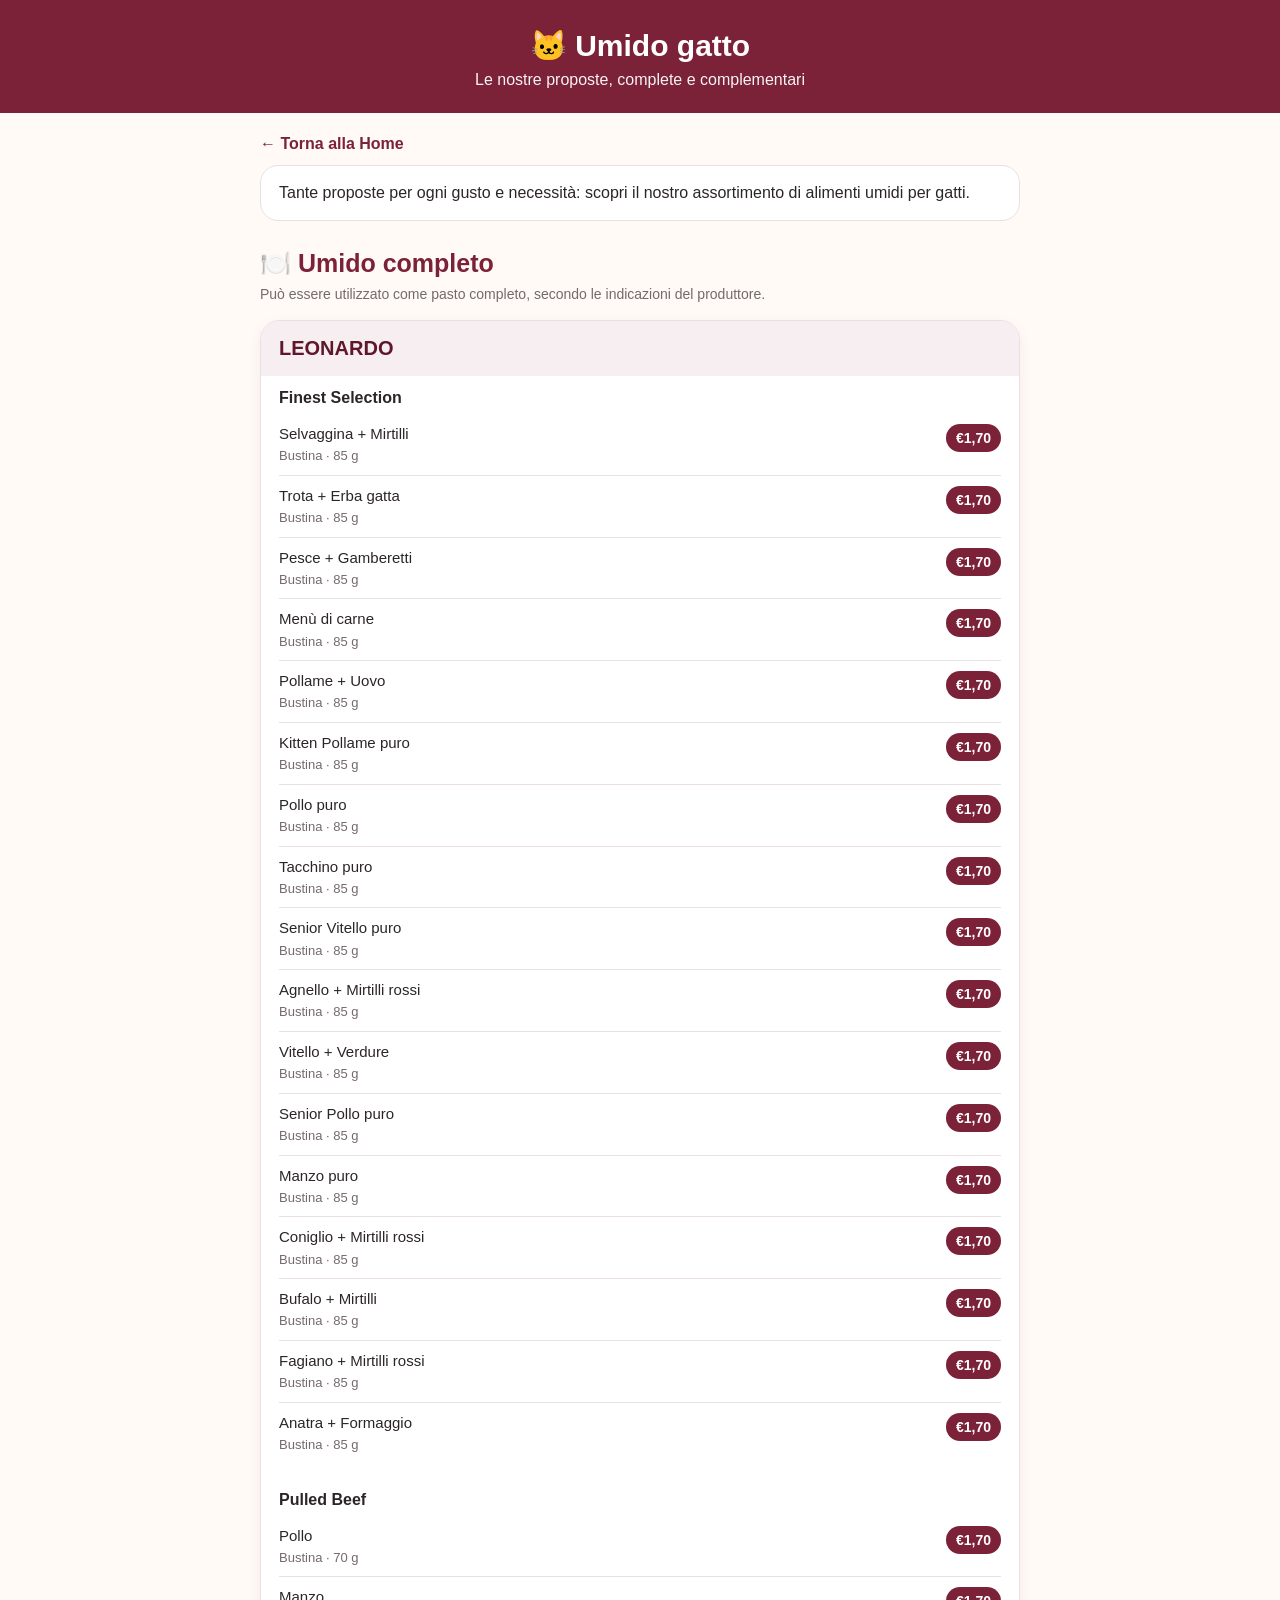
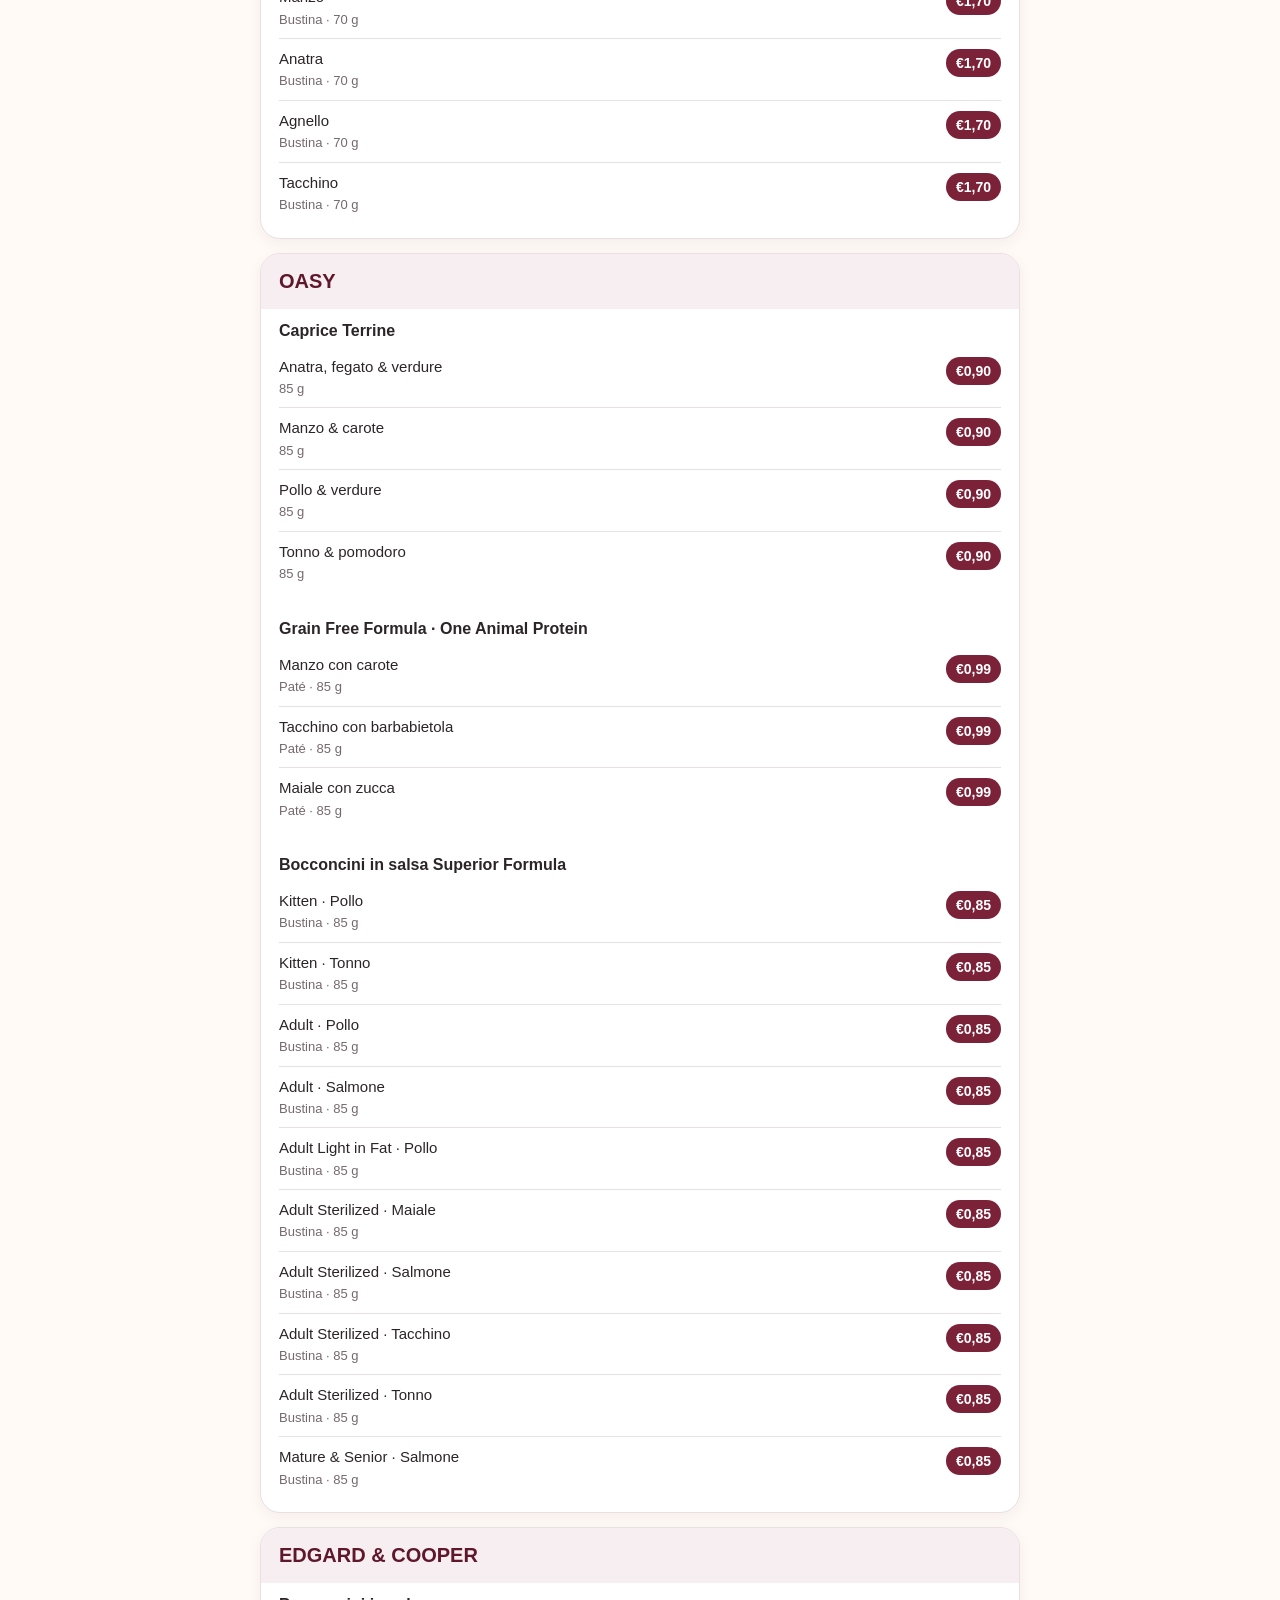
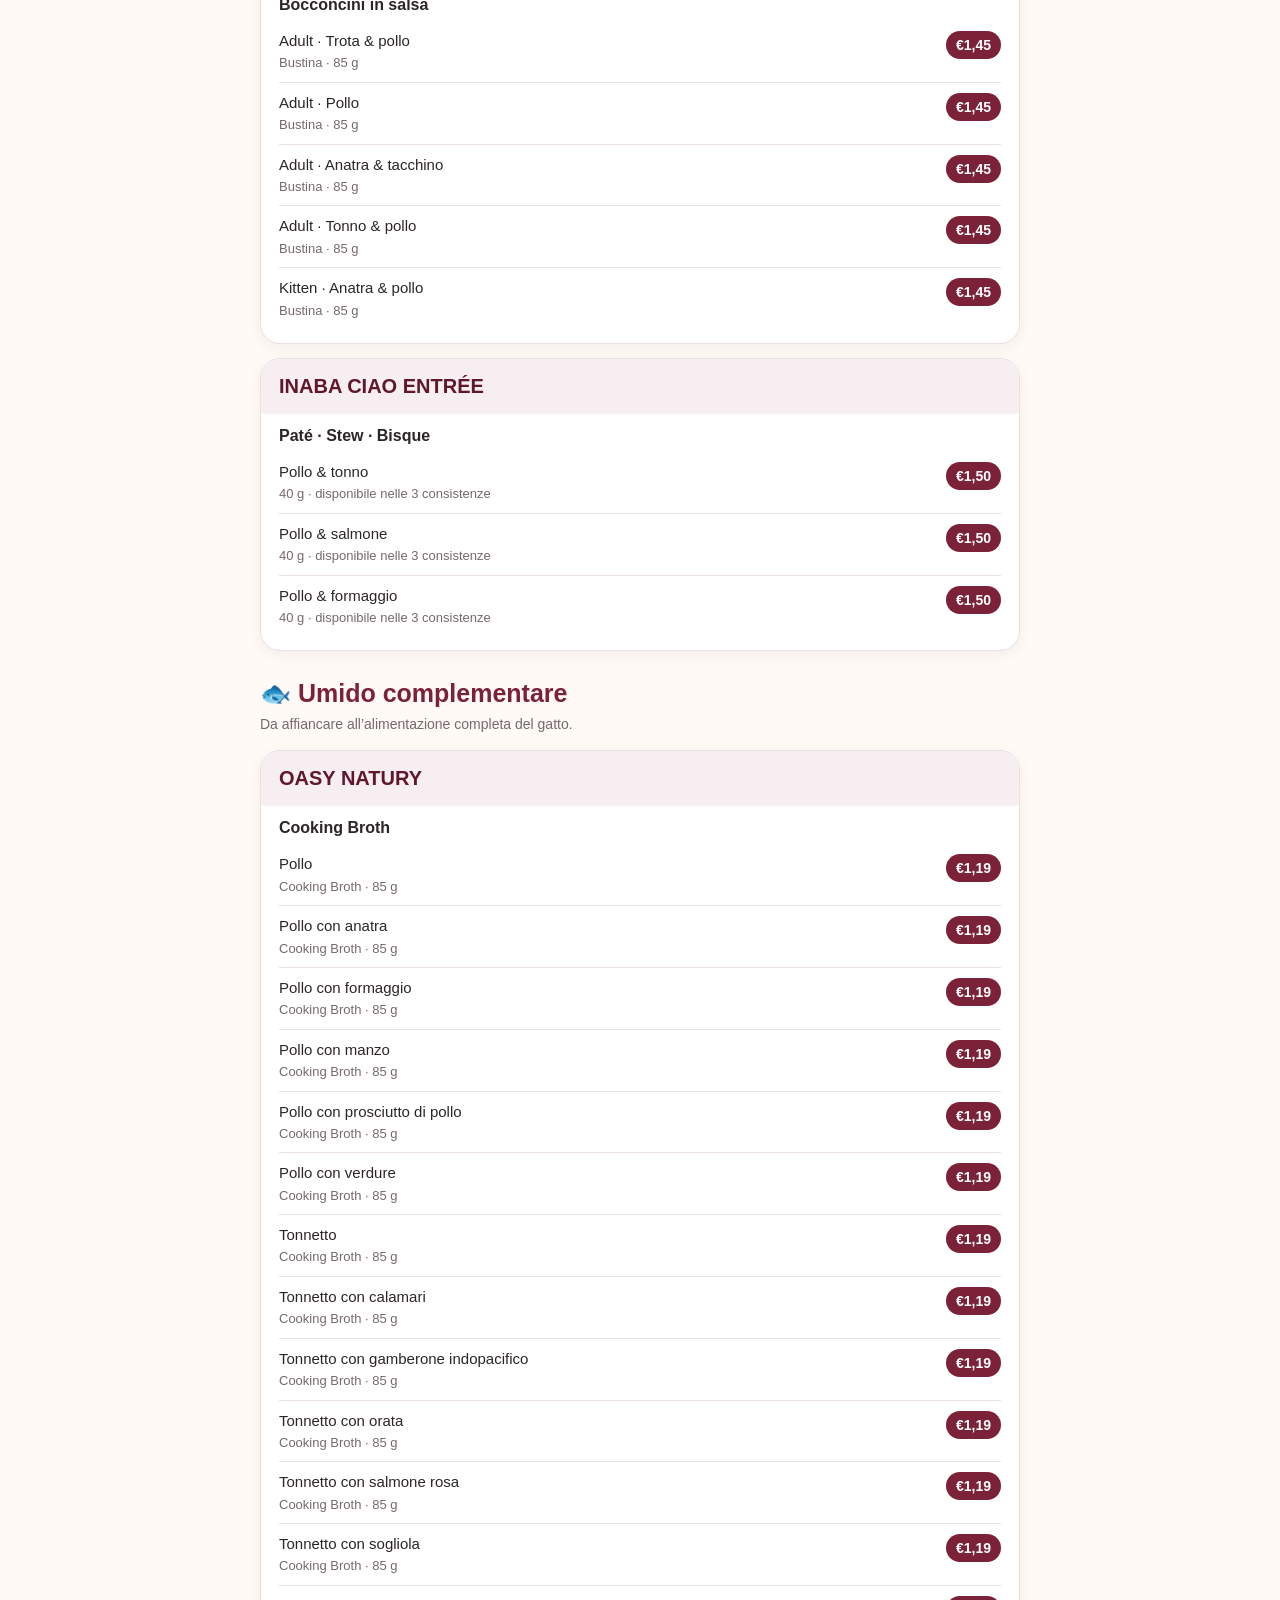
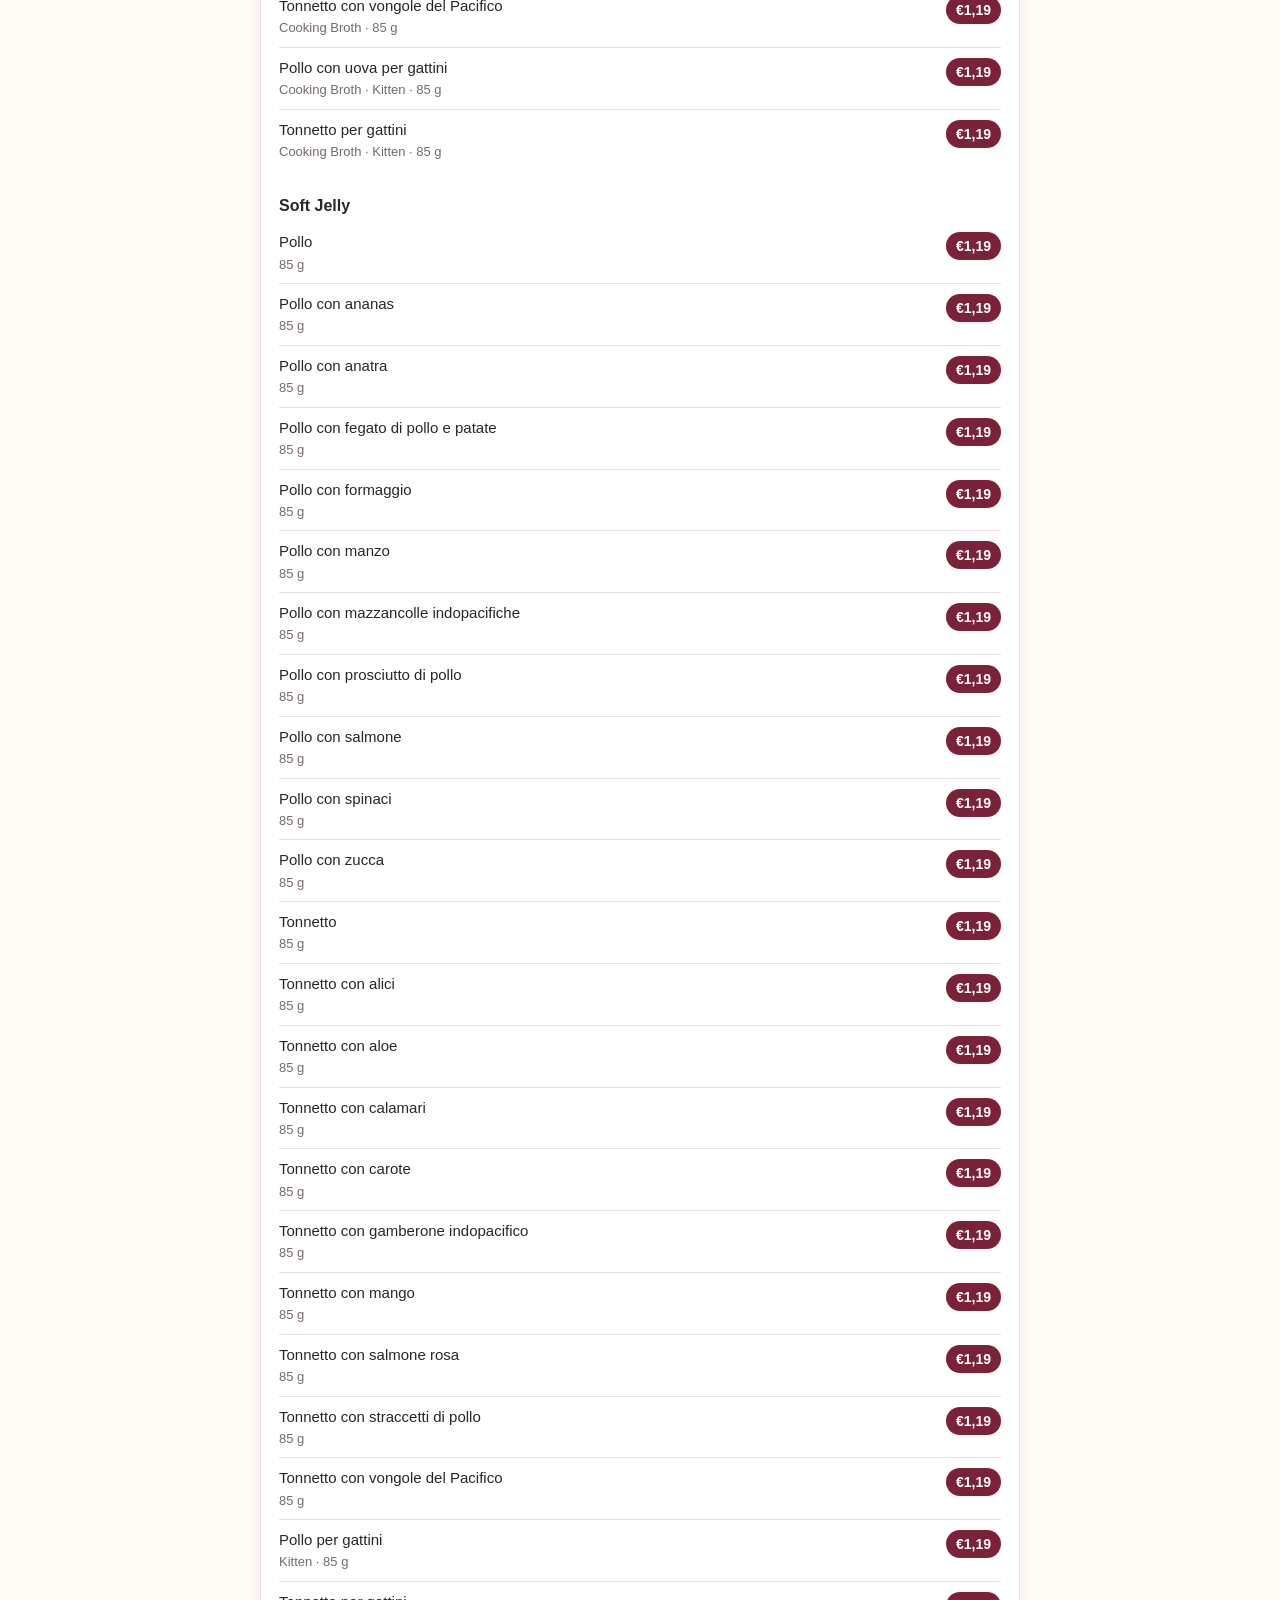
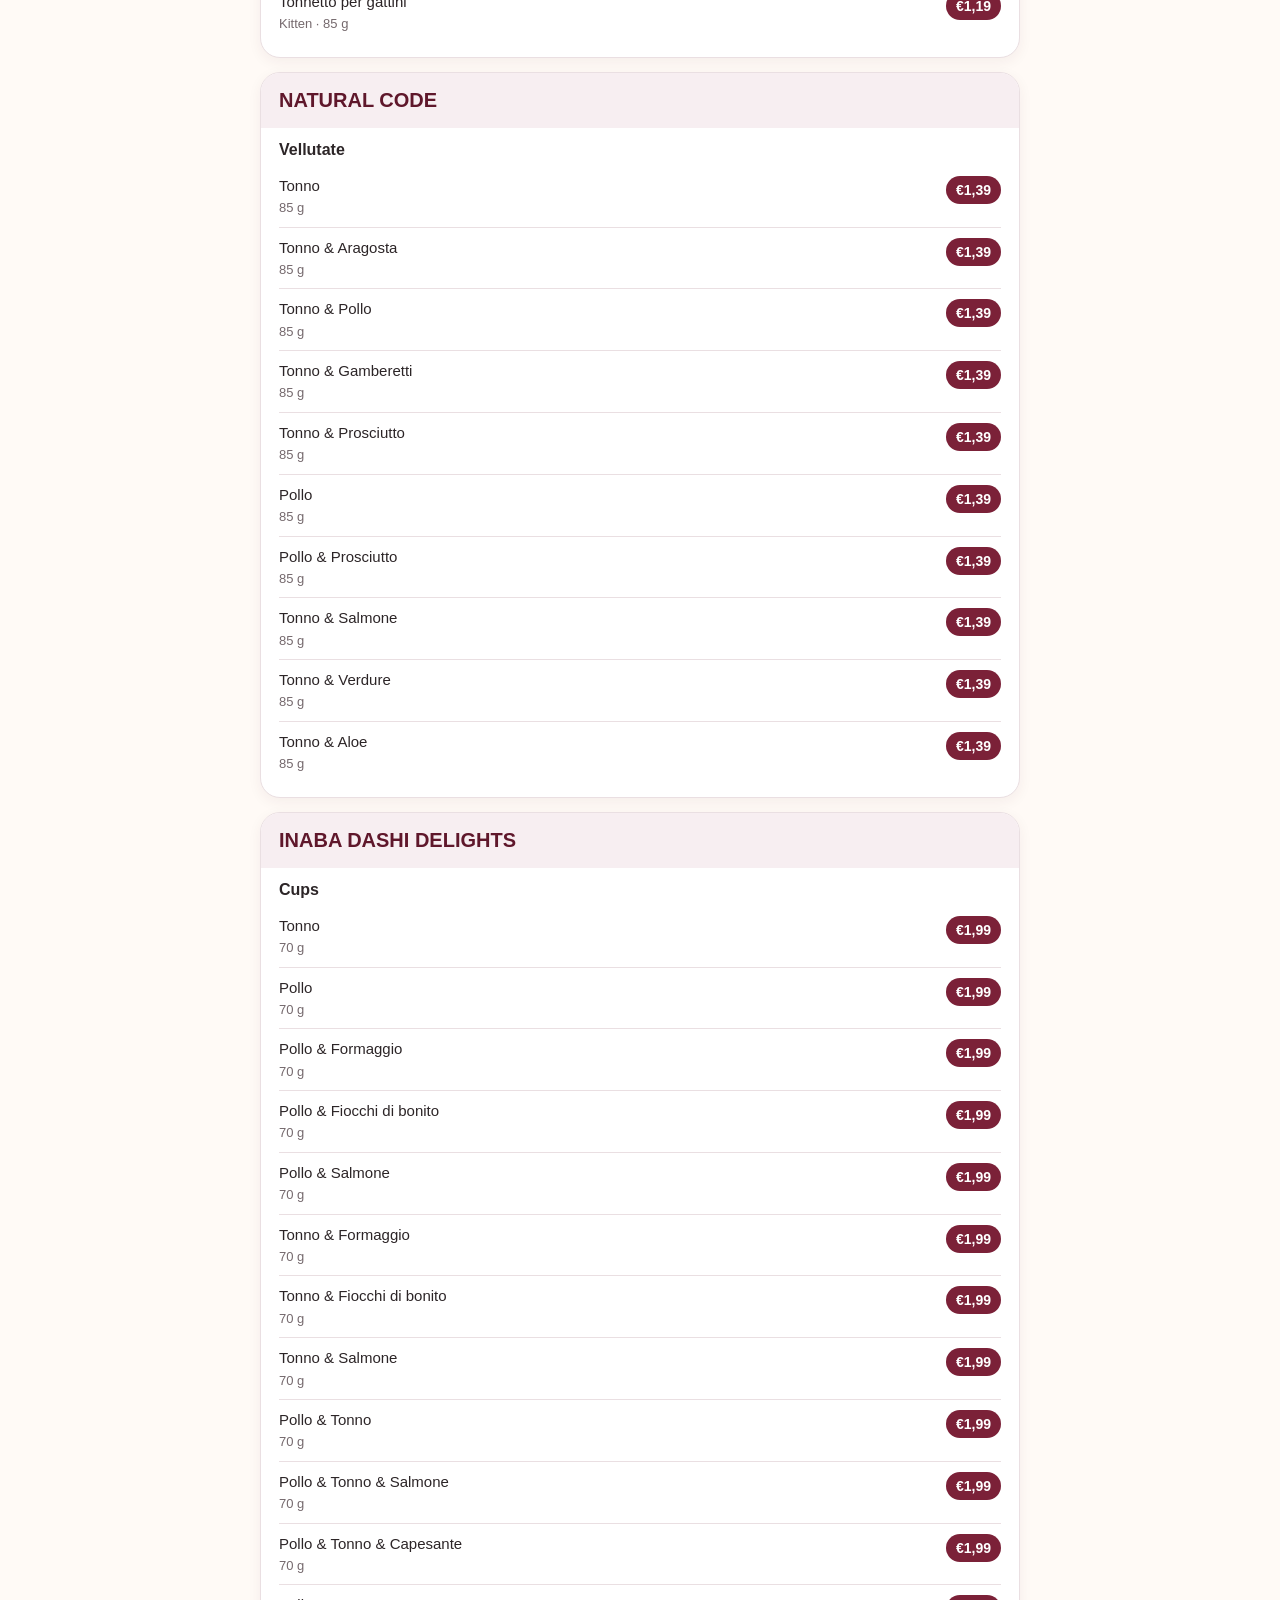
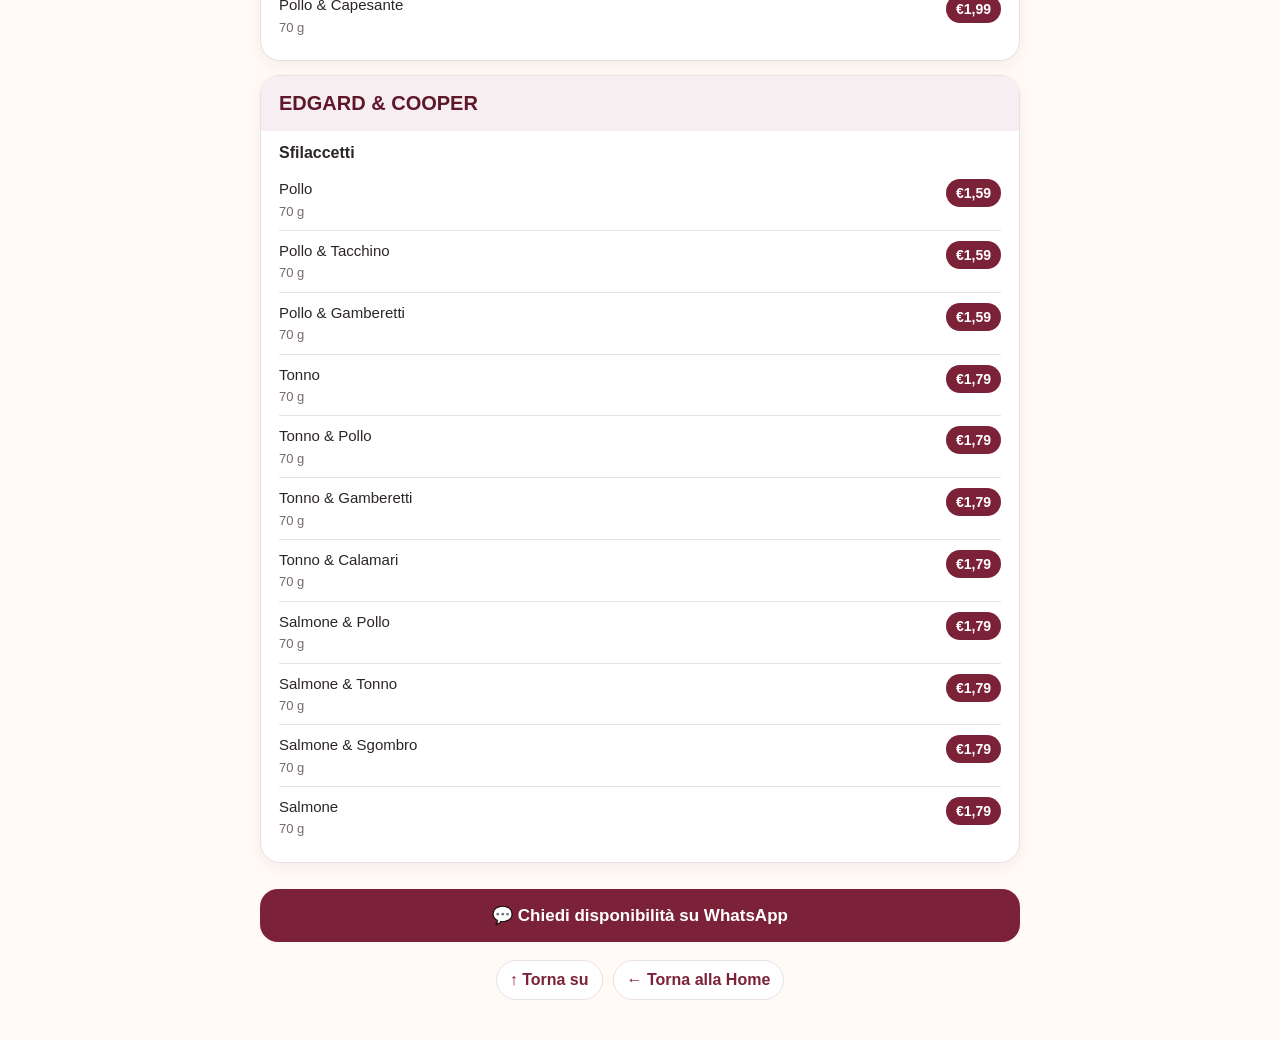
<file: umido-gatto.html>
<!doctype html>
<html lang="it">
<head>
<meta charset="utf-8">
<meta name="viewport" content="width=device-width, initial-scale=1">
<title>A Tutto Miao – Umido gatto ()</title>
<style>
:root{
  --bordeaux:#7b2138;
  --bordeaux-dark:#5f172b;
  --cream:#fffaf6;
  --paper:#ffffff;
  --text:#2c2527;
  --muted:#75696d;
  --line:#eadfe2;
}
*{box-sizing:border-box}
body{
  margin:0;
  font-family: Arial, Helvetica, sans-serif;
  background:var(--cream);
  color:var(--text);
}
header{
  background:var(--bordeaux);
  color:#fff;
  padding:28px 18px 24px;
  text-align:center;
}
header h1{margin:0;font-size:30px}
header p{margin:8px 0 0;font-size:16px;opacity:.95}
.wrap{
  width:min(760px, calc(100% - 28px));
  margin:22px auto 40px;
}
.back{
  display:inline-block;
  color:var(--bordeaux);
  font-weight:700;
  text-decoration:none;
  margin-bottom:12px;
}
.intro{
  background:#fff;
  border:1px solid var(--line);
  border-radius:18px;
  padding:18px;
  margin-bottom:24px;
}
.section-title{
  margin:28px 0 12px;
  font-size:25px;
  color:var(--bordeaux);
}
.section-note{
  margin:-4px 0 18px;
  color:var(--muted);
  font-size:14px;
}
.brand{
  background:var(--paper);
  border:1px solid var(--line);
  border-radius:20px;
  overflow:hidden;
  margin:14px 0;
  box-shadow:0 4px 14px rgba(80,40,50,.06);
}
.brand h3{
  margin:0;
  padding:16px 18px;
  background:#f7eef1;
  color:var(--bordeaux-dark);
  font-size:20px;
}
.line-title{
  padding:13px 18px 7px;
  font-weight:700;
}
.products{
  list-style:none;
  margin:0;
  padding:0 18px 14px;
}
.products li{
  display:flex;
  justify-content:space-between;
  gap:14px;
  align-items:flex-start;
  padding:10px 0;
  border-top:1px solid var(--line);
  font-size:15px;
}
.products li:first-child{border-top:0}
.name{line-height:1.35}
.meta{
  display:block;
  color:var(--muted);
  font-size:13px;
  margin-top:3px;
}
.price{
  flex:0 0 auto;
  background:var(--bordeaux);
  color:#fff;
  border-radius:999px;
  padding:6px 10px;
  font-weight:700;
  font-size:14px;
}
.note{
  padding:0 18px 15px;
  color:var(--muted);
  font-size:13px;
}
.cta{
  display:block;
  margin-top:26px;
  background:var(--bordeaux);
  color:#fff;
  text-decoration:none;
  text-align:center;
  padding:16px 20px;
  border-radius:18px;
  font-weight:700;
  font-size:17px;
}
.footer-note{
  text-align:center;
  color:var(--muted);
  font-size:12px;
  margin-top:14px;
}
.navlinks{display:flex;justify-content:center;gap:10px;flex-wrap:wrap;margin-top:18px}.navbtn{display:inline-block;color:var(--bordeaux);font-weight:700;text-decoration:none;padding:10px 13px;border:1px solid var(--line);border-radius:999px;background:#fff}
</style>
</head>
<body id="top">
<header>
  <h1>🐱 Umido gatto</h1>
  <p>Le nostre proposte, complete e complementari</p>
</header>

<main class="wrap">
  <a class="back" href="index.html#assortimento">← Torna alla Home</a>

  <div class="intro">
    Tante proposte per ogni gusto e necessità: scopri il nostro assortimento di alimenti umidi per gatti.
  </div>

  <h2 class="section-title">🍽️ Umido completo</h2>
  <p class="section-note">Può essere utilizzato come pasto completo, secondo le indicazioni del produttore.</p>

  <section class="brand">
    <h3>LEONARDO</h3>
    <div class="line-title">Finest Selection</div>
    <ul class="products">
      <li><span class="name">Selvaggina + Mirtilli<span class="meta">Bustina · 85 g</span></span><span class="price">€1,70</span></li>
      <li><span class="name">Trota + Erba gatta<span class="meta">Bustina · 85 g</span></span><span class="price">€1,70</span></li>
      <li><span class="name">Pesce + Gamberetti<span class="meta">Bustina · 85 g</span></span><span class="price">€1,70</span></li>
      <li><span class="name">Menù di carne<span class="meta">Bustina · 85 g</span></span><span class="price">€1,70</span></li>
      <li><span class="name">Pollame + Uovo<span class="meta">Bustina · 85 g</span></span><span class="price">€1,70</span></li>
      <li><span class="name">Kitten Pollame puro<span class="meta">Bustina · 85 g</span></span><span class="price">€1,70</span></li>
      <li><span class="name">Pollo puro<span class="meta">Bustina · 85 g</span></span><span class="price">€1,70</span></li>
      <li><span class="name">Tacchino puro<span class="meta">Bustina · 85 g</span></span><span class="price">€1,70</span></li>
      <li><span class="name">Senior Vitello puro<span class="meta">Bustina · 85 g</span></span><span class="price">€1,70</span></li>
      <li><span class="name">Agnello + Mirtilli rossi<span class="meta">Bustina · 85 g</span></span><span class="price">€1,70</span></li>
      <li><span class="name">Vitello + Verdure<span class="meta">Bustina · 85 g</span></span><span class="price">€1,70</span></li>
      <li><span class="name">Senior Pollo puro<span class="meta">Bustina · 85 g</span></span><span class="price">€1,70</span></li>
      <li><span class="name">Manzo puro<span class="meta">Bustina · 85 g</span></span><span class="price">€1,70</span></li>
      <li><span class="name">Coniglio + Mirtilli rossi<span class="meta">Bustina · 85 g</span></span><span class="price">€1,70</span></li>
      <li><span class="name">Bufalo + Mirtilli<span class="meta">Bustina · 85 g</span></span><span class="price">€1,70</span></li>
      <li><span class="name">Fagiano + Mirtilli rossi<span class="meta">Bustina · 85 g</span></span><span class="price">€1,70</span></li>
      <li><span class="name">Anatra + Formaggio<span class="meta">Bustina · 85 g</span></span><span class="price">€1,70</span></li>
    </ul>
    <div class="line-title">Pulled Beef</div>
    <ul class="products">
      <li><span class="name">Pollo<span class="meta">Bustina · 70 g</span></span><span class="price">€1,70</span></li>
      <li><span class="name">Manzo<span class="meta">Bustina · 70 g</span></span><span class="price">€1,70</span></li>
      <li><span class="name">Anatra<span class="meta">Bustina · 70 g</span></span><span class="price">€1,70</span></li>
      <li><span class="name">Agnello<span class="meta">Bustina · 70 g</span></span><span class="price">€1,70</span></li>
      <li><span class="name">Tacchino<span class="meta">Bustina · 70 g</span></span><span class="price">€1,70</span></li>
    </ul>
  </section>

  <section class="brand">
    <h3>OASY</h3>
    <div class="line-title">Caprice Terrine</div>
    <ul class="products">
      <li><span class="name">Anatra, fegato & verdure<span class="meta">85 g</span></span><span class="price">€0,90</span></li>
      <li><span class="name">Manzo & carote<span class="meta">85 g</span></span><span class="price">€0,90</span></li>
      <li><span class="name">Pollo & verdure<span class="meta">85 g</span></span><span class="price">€0,90</span></li>
      <li><span class="name">Tonno & pomodoro<span class="meta">85 g</span></span><span class="price">€0,90</span></li>
    </ul>
    <div class="line-title">Grain Free Formula · One Animal Protein</div>
    <ul class="products">
      <li><span class="name">Manzo con carote<span class="meta">Paté · 85 g</span></span><span class="price">€0,99</span></li>
      <li><span class="name">Tacchino con barbabietola<span class="meta">Paté · 85 g</span></span><span class="price">€0,99</span></li>
      <li><span class="name">Maiale con zucca<span class="meta">Paté · 85 g</span></span><span class="price">€0,99</span></li>
    </ul>
    <div class="line-title">Bocconcini in salsa Superior Formula</div>
    <ul class="products">
      <li><span class="name">Kitten · Pollo<span class="meta">Bustina · 85 g</span></span><span class="price">€0,85</span></li>
      <li><span class="name">Kitten · Tonno<span class="meta">Bustina · 85 g</span></span><span class="price">€0,85</span></li>
      <li><span class="name">Adult · Pollo<span class="meta">Bustina · 85 g</span></span><span class="price">€0,85</span></li>
      <li><span class="name">Adult · Salmone<span class="meta">Bustina · 85 g</span></span><span class="price">€0,85</span></li>
      <li><span class="name">Adult Light in Fat · Pollo<span class="meta">Bustina · 85 g</span></span><span class="price">€0,85</span></li>
      <li><span class="name">Adult Sterilized · Maiale<span class="meta">Bustina · 85 g</span></span><span class="price">€0,85</span></li>
      <li><span class="name">Adult Sterilized · Salmone<span class="meta">Bustina · 85 g</span></span><span class="price">€0,85</span></li>
      <li><span class="name">Adult Sterilized · Tacchino<span class="meta">Bustina · 85 g</span></span><span class="price">€0,85</span></li>
      <li><span class="name">Adult Sterilized · Tonno<span class="meta">Bustina · 85 g</span></span><span class="price">€0,85</span></li>
      <li><span class="name">Mature & Senior · Salmone<span class="meta">Bustina · 85 g</span></span><span class="price">€0,85</span></li>
    </ul>
  </section>

  <section class="brand">
    <h3>EDGARD &amp; COOPER</h3>
    <div class="line-title">Bocconcini in salsa</div>
    <ul class="products">
      <li><span class="name">Adult · Trota &amp; pollo<span class="meta">Bustina · 85 g</span></span><span class="price">€1,45</span></li>
      <li><span class="name">Adult · Pollo<span class="meta">Bustina · 85 g</span></span><span class="price">€1,45</span></li>
      <li><span class="name">Adult · Anatra &amp; tacchino<span class="meta">Bustina · 85 g</span></span><span class="price">€1,45</span></li>
      <li><span class="name">Adult · Tonno &amp; pollo<span class="meta">Bustina · 85 g</span></span><span class="price">€1,45</span></li>
      <li><span class="name">Kitten · Anatra &amp; pollo<span class="meta">Bustina · 85 g</span></span><span class="price">€1,45</span></li>
    </ul>
  </section>

  <section class="brand">
    <h3>INABA CIAO ENTRÉE</h3>
    <div class="line-title">Paté · Stew · Bisque</div>
    <ul class="products">
      <li><span class="name">Pollo &amp; tonno<span class="meta">40 g · disponibile nelle 3 consistenze</span></span><span class="price">€1,50</span></li>
      <li><span class="name">Pollo &amp; salmone<span class="meta">40 g · disponibile nelle 3 consistenze</span></span><span class="price">€1,50</span></li>
      <li><span class="name">Pollo &amp; formaggio<span class="meta">40 g · disponibile nelle 3 consistenze</span></span><span class="price">€1,50</span></li>
    </ul>
  </section>

  <h2 class="section-title">🐟 Umido complementare</h2>
  <p class="section-note">Da affiancare all’alimentazione completa del gatto.</p>

  <section class="brand">
    <h3>OASY NATURY</h3>
    <div class="line-title">Cooking Broth</div>
    <ul class="products">
      <li><span class="name">Pollo<span class="meta">Cooking Broth · 85 g</span></span><span class="price">€1,19</span></li>
      <li><span class="name">Pollo con anatra<span class="meta">Cooking Broth · 85 g</span></span><span class="price">€1,19</span></li>
      <li><span class="name">Pollo con formaggio<span class="meta">Cooking Broth · 85 g</span></span><span class="price">€1,19</span></li>
      <li><span class="name">Pollo con manzo<span class="meta">Cooking Broth · 85 g</span></span><span class="price">€1,19</span></li>
      <li><span class="name">Pollo con prosciutto di pollo<span class="meta">Cooking Broth · 85 g</span></span><span class="price">€1,19</span></li>
      <li><span class="name">Pollo con verdure<span class="meta">Cooking Broth · 85 g</span></span><span class="price">€1,19</span></li>
      <li><span class="name">Tonnetto<span class="meta">Cooking Broth · 85 g</span></span><span class="price">€1,19</span></li>
      <li><span class="name">Tonnetto con calamari<span class="meta">Cooking Broth · 85 g</span></span><span class="price">€1,19</span></li>
      <li><span class="name">Tonnetto con gamberone indopacifico<span class="meta">Cooking Broth · 85 g</span></span><span class="price">€1,19</span></li>
      <li><span class="name">Tonnetto con orata<span class="meta">Cooking Broth · 85 g</span></span><span class="price">€1,19</span></li>
      <li><span class="name">Tonnetto con salmone rosa<span class="meta">Cooking Broth · 85 g</span></span><span class="price">€1,19</span></li>
      <li><span class="name">Tonnetto con sogliola<span class="meta">Cooking Broth · 85 g</span></span><span class="price">€1,19</span></li>
      <li><span class="name">Tonnetto con vongole del Pacifico<span class="meta">Cooking Broth · 85 g</span></span><span class="price">€1,19</span></li>
      <li><span class="name">Pollo con uova per gattini<span class="meta">Cooking Broth · Kitten · 85 g</span></span><span class="price">€1,19</span></li>
      <li><span class="name">Tonnetto per gattini<span class="meta">Cooking Broth · Kitten · 85 g</span></span><span class="price">€1,19</span></li>
    </ul>
    <div class="line-title">Soft Jelly</div>
    <ul class="products">
      <li><span class="name">Pollo<span class="meta">85 g</span></span><span class="price">€1,19</span></li>
      <li><span class="name">Pollo con ananas<span class="meta">85 g</span></span><span class="price">€1,19</span></li>
      <li><span class="name">Pollo con anatra<span class="meta">85 g</span></span><span class="price">€1,19</span></li>
      <li><span class="name">Pollo con fegato di pollo e patate<span class="meta">85 g</span></span><span class="price">€1,19</span></li>
      <li><span class="name">Pollo con formaggio<span class="meta">85 g</span></span><span class="price">€1,19</span></li>
      <li><span class="name">Pollo con manzo<span class="meta">85 g</span></span><span class="price">€1,19</span></li>
      <li><span class="name">Pollo con mazzancolle indopacifiche<span class="meta">85 g</span></span><span class="price">€1,19</span></li>
      <li><span class="name">Pollo con prosciutto di pollo<span class="meta">85 g</span></span><span class="price">€1,19</span></li>
      <li><span class="name">Pollo con salmone<span class="meta">85 g</span></span><span class="price">€1,19</span></li>
      <li><span class="name">Pollo con spinaci<span class="meta">85 g</span></span><span class="price">€1,19</span></li>
      <li><span class="name">Pollo con zucca<span class="meta">85 g</span></span><span class="price">€1,19</span></li>
      <li><span class="name">Tonnetto<span class="meta">85 g</span></span><span class="price">€1,19</span></li>
      <li><span class="name">Tonnetto con alici<span class="meta">85 g</span></span><span class="price">€1,19</span></li>
      <li><span class="name">Tonnetto con aloe<span class="meta">85 g</span></span><span class="price">€1,19</span></li>
      <li><span class="name">Tonnetto con calamari<span class="meta">85 g</span></span><span class="price">€1,19</span></li>
      <li><span class="name">Tonnetto con carote<span class="meta">85 g</span></span><span class="price">€1,19</span></li>
      <li><span class="name">Tonnetto con gamberone indopacifico<span class="meta">85 g</span></span><span class="price">€1,19</span></li>
      <li><span class="name">Tonnetto con mango<span class="meta">85 g</span></span><span class="price">€1,19</span></li>
      <li><span class="name">Tonnetto con salmone rosa<span class="meta">85 g</span></span><span class="price">€1,19</span></li>
      <li><span class="name">Tonnetto con straccetti di pollo<span class="meta">85 g</span></span><span class="price">€1,19</span></li>
      <li><span class="name">Tonnetto con vongole del Pacifico<span class="meta">85 g</span></span><span class="price">€1,19</span></li>
      <li><span class="name">Pollo per gattini<span class="meta">Kitten · 85 g</span></span><span class="price">€1,19</span></li>
      <li><span class="name">Tonnetto per gattini<span class="meta">Kitten · 85 g</span></span><span class="price">€1,19</span></li>
    </ul>
  </section>

  <section class="brand">
    <h3>NATURAL CODE</h3>
    <div class="line-title">Vellutate</div>
    <ul class="products">
      <li><span class="name">Tonno<span class="meta">85 g</span></span><span class="price">€1,39</span></li>
      <li><span class="name">Tonno & Aragosta<span class="meta">85 g</span></span><span class="price">€1,39</span></li>
      <li><span class="name">Tonno & Pollo<span class="meta">85 g</span></span><span class="price">€1,39</span></li>
      <li><span class="name">Tonno & Gamberetti<span class="meta">85 g</span></span><span class="price">€1,39</span></li>
      <li><span class="name">Tonno & Prosciutto<span class="meta">85 g</span></span><span class="price">€1,39</span></li>
      <li><span class="name">Pollo<span class="meta">85 g</span></span><span class="price">€1,39</span></li>
      <li><span class="name">Pollo & Prosciutto<span class="meta">85 g</span></span><span class="price">€1,39</span></li>
      <li><span class="name">Tonno & Salmone<span class="meta">85 g</span></span><span class="price">€1,39</span></li>
      <li><span class="name">Tonno & Verdure<span class="meta">85 g</span></span><span class="price">€1,39</span></li>
      <li><span class="name">Tonno & Aloe<span class="meta">85 g</span></span><span class="price">€1,39</span></li>
    </ul>
  </section>

  <section class="brand">
    <h3>INABA DASHI DELIGHTS</h3>
    <div class="line-title">Cups</div>
    <ul class="products">
      <li><span class="name">Tonno<span class="meta">70 g</span></span><span class="price">€1,99</span></li>
      <li><span class="name">Pollo<span class="meta">70 g</span></span><span class="price">€1,99</span></li>
      <li><span class="name">Pollo & Formaggio<span class="meta">70 g</span></span><span class="price">€1,99</span></li>
      <li><span class="name">Pollo & Fiocchi di bonito<span class="meta">70 g</span></span><span class="price">€1,99</span></li>
      <li><span class="name">Pollo & Salmone<span class="meta">70 g</span></span><span class="price">€1,99</span></li>
      <li><span class="name">Tonno & Formaggio<span class="meta">70 g</span></span><span class="price">€1,99</span></li>
      <li><span class="name">Tonno & Fiocchi di bonito<span class="meta">70 g</span></span><span class="price">€1,99</span></li>
      <li><span class="name">Tonno & Salmone<span class="meta">70 g</span></span><span class="price">€1,99</span></li>
      <li><span class="name">Pollo & Tonno<span class="meta">70 g</span></span><span class="price">€1,99</span></li>
      <li><span class="name">Pollo & Tonno & Salmone<span class="meta">70 g</span></span><span class="price">€1,99</span></li>
      <li><span class="name">Pollo & Tonno & Capesante<span class="meta">70 g</span></span><span class="price">€1,99</span></li>
      <li><span class="name">Pollo & Capesante<span class="meta">70 g</span></span><span class="price">€1,99</span></li>
    </ul>
  </section>

  <section class="brand">
    <h3>EDGARD &amp; COOPER</h3>
    <div class="line-title">Sfilaccetti</div>
    <ul class="products">
      <li><span class="name">Pollo<span class="meta">70 g</span></span><span class="price">€1,59</span></li>
      <li><span class="name">Pollo & Tacchino<span class="meta">70 g</span></span><span class="price">€1,59</span></li>
      <li><span class="name">Pollo & Gamberetti<span class="meta">70 g</span></span><span class="price">€1,59</span></li>
      <li><span class="name">Tonno<span class="meta">70 g</span></span><span class="price">€1,79</span></li>
      <li><span class="name">Tonno & Pollo<span class="meta">70 g</span></span><span class="price">€1,79</span></li>
      <li><span class="name">Tonno & Gamberetti<span class="meta">70 g</span></span><span class="price">€1,79</span></li>
      <li><span class="name">Tonno & Calamari<span class="meta">70 g</span></span><span class="price">€1,79</span></li>
      <li><span class="name">Salmone & Pollo<span class="meta">70 g</span></span><span class="price">€1,79</span></li>
      <li><span class="name">Salmone & Tonno<span class="meta">70 g</span></span><span class="price">€1,79</span></li>
      <li><span class="name">Salmone & Sgombro<span class="meta">70 g</span></span><span class="price">€1,79</span></li>
      <li><span class="name">Salmone<span class="meta">70 g</span></span><span class="price">€1,79</span></li>
    </ul>
  </section>

  <a class="cta" href="https://wa.me/393921187250">💬 Chiedi disponibilità su WhatsApp</a>
  <div class="navlinks"><a class="navbtn" href="#top">↑ Torna su</a><a class="navbtn" href="index.html#assortimento">← Torna alla Home</a></div>
</main>
</body>
</html>
</file>
